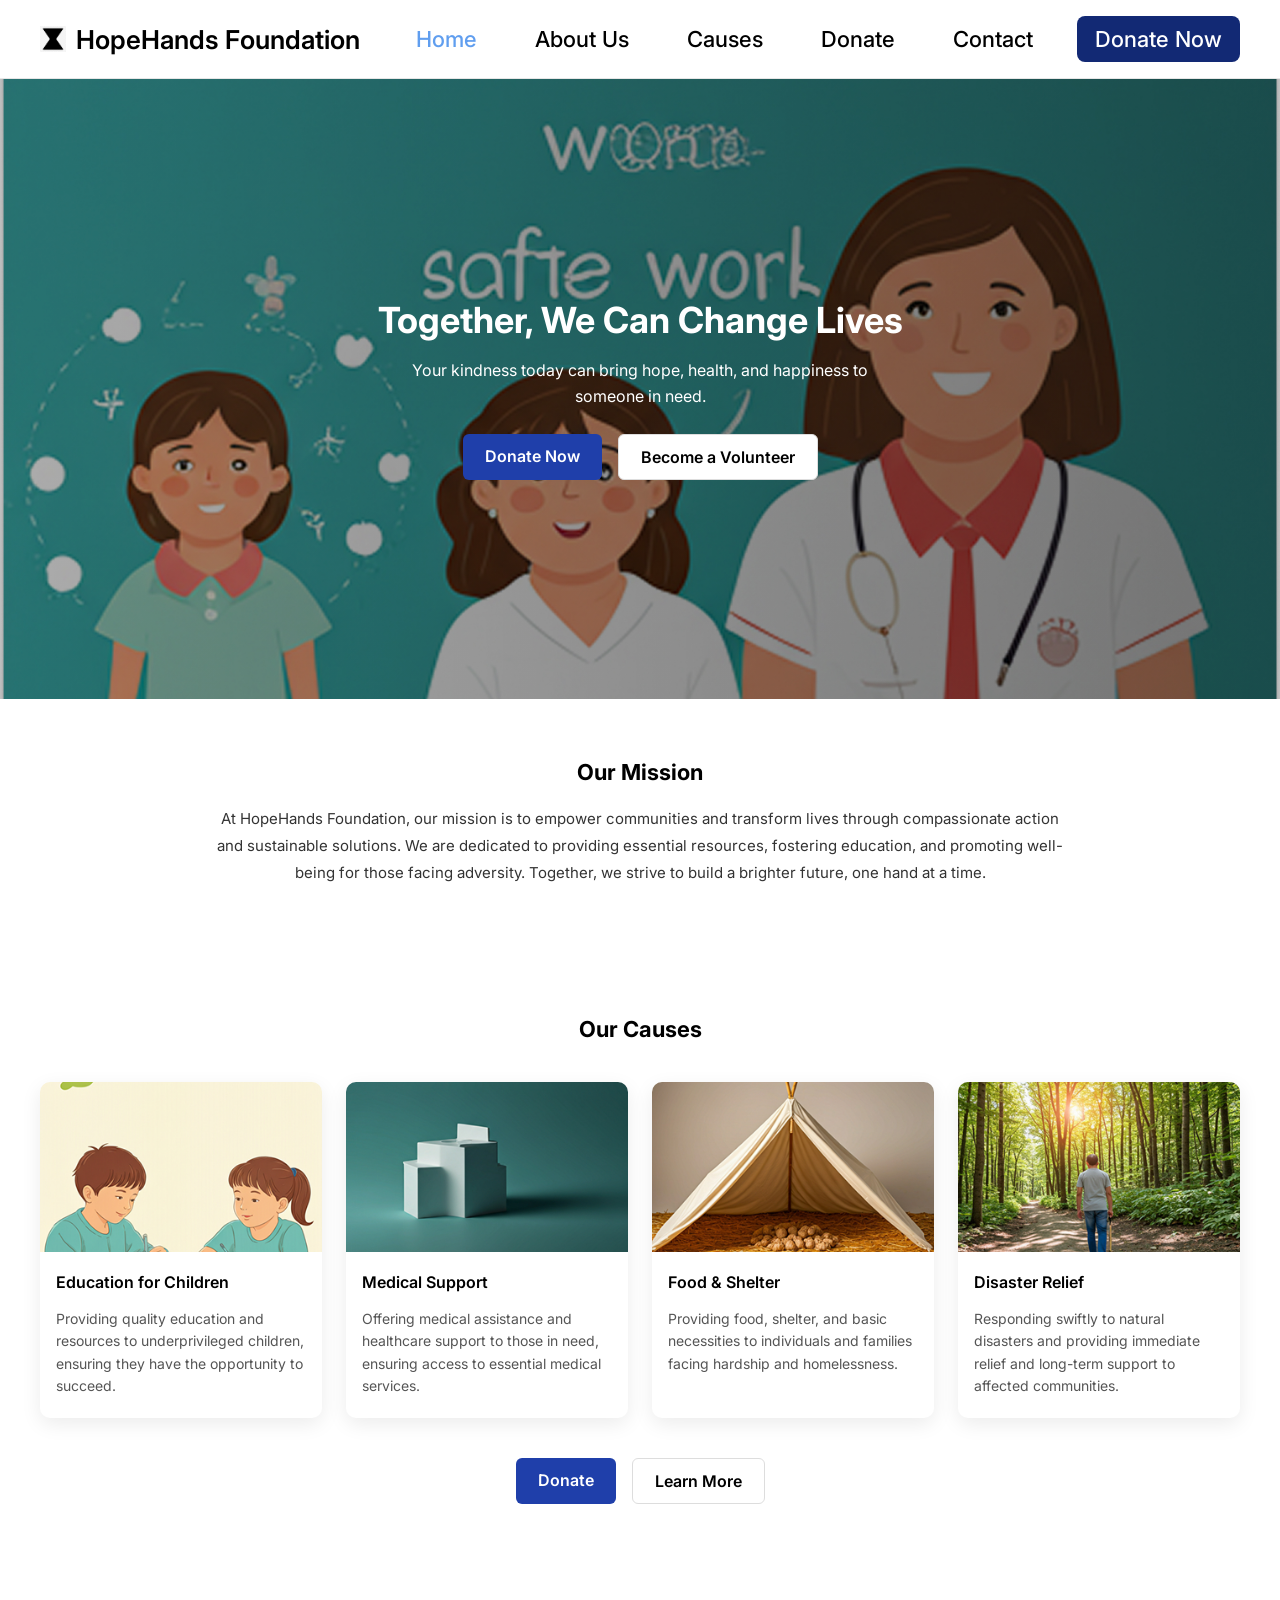
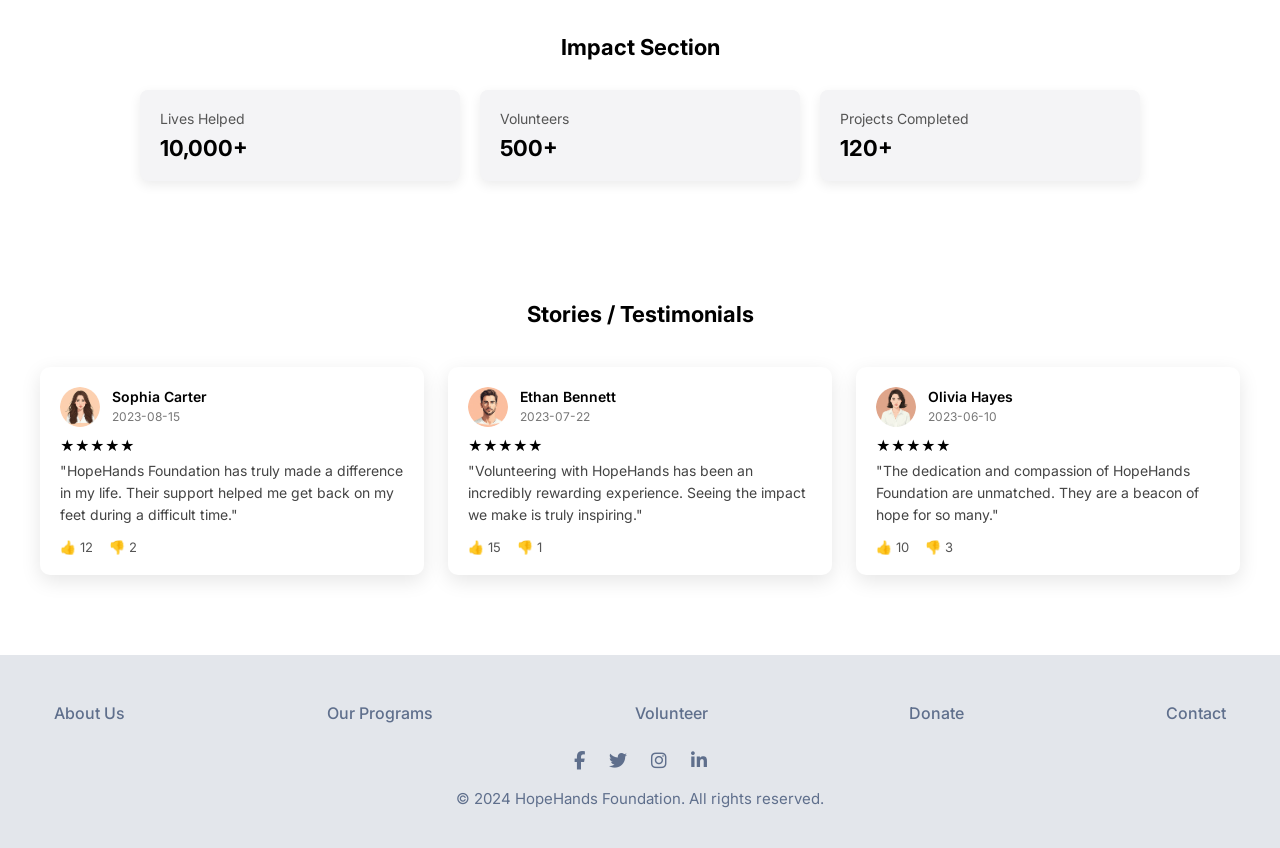
<file: index.html>
<!DOCTYPE html>
<html lang="en">

<head>
    <meta charset="UTF-8">
    <meta name="viewport" content="width=device-width, initial-scale=1.0">
    <title>HopeHands Foundation</title>

    <!-- Inter Font -->
    <link rel="preconnect" href="https://fonts.googleapis.com">
    <link rel="preconnect" href="https://fonts.gstatic.com" crossorigin>
    <link href="https://fonts.googleapis.com/css2?family=Inter:wght@400;500;600;700&display=swap" rel="stylesheet">
    <!-- Font Awesome CDN -->
    <link rel="stylesheet" href="https://cdnjs.cloudflare.com/ajax/libs/font-awesome/6.5.0/css/all.min.css">

    <!-- CSS -->
    <link rel="stylesheet" href="css/index.css">
</head>

<body>

    <!-- Navbar -->
    <header class="navbar">

        <!-- Logo -->
        <div class="logo">
            <img src="images/logo.jpg" alt="Logo" class="logo-img">
            <span class="logo-text">HopeHands Foundation</span>
        </div>

        <!-- Navigation -->
        <nav class="nav-links">
            <a href="index.html" class="active">Home</a>
            <a href="aboutus.html">About Us</a>
            <a href="causes.html">Causes</a>
            <a href="donor.html">Donate</a>
            <a href="contact.html">Contact</a>
            <a href="donor.html" class="donate-btn">Donate Now</a>
        </nav>

    </header>


    <!-- Hero Section -->
    <section class="hero">
        <div class="hero-content">
            <h1>Together, We Can Change Lives</h1>
            <p>
                Your kindness today can bring hope, health, and happiness to<br>
                someone in need.
            </p>

            <div class="hero-buttons">
                <a href="donor.html" class="btn-primary">Donate Now</a>
                <a href="volenteer.html" class="btn-secondary">Become a Volunteer</a>
            </div>
        </div>
    </section>

    <!-- Mission Section -->
    <section class="mission">
        <h2>Our Mission</h2>
        <p>
            At HopeHands Foundation, our mission is to empower communities and transform lives
            through compassionate action and sustainable solutions. We are dedicated to providing
            essential resources, fostering education, and promoting well-being for those facing
            adversity. Together, we strive to build a brighter future, one hand at a time.
        </p>
    </section>



    <!-- Causes Section -->
    <section class="causes">
        <h2>Our Causes</h2>

        <div class="causes-grid">

            <div class="cause-card">
                <img src="images/image1.jpg" alt="Education for Children">
                <h3>Education for Children</h3>
                <p>
                    Providing quality education and resources to underprivileged
                    children, ensuring they have the opportunity to succeed.
                </p>
            </div>

            <div class="cause-card">
                <img src="images/image2.jpg" alt="Medical Support">
                <h3>Medical Support</h3>
                <p>
                    Offering medical assistance and healthcare support to those in
                    need, ensuring access to essential medical services.
                </p>
            </div>

            <div class="cause-card">
                <img src="images/image3.jpg" alt="Food & Shelter">
                <h3>Food & Shelter</h3>
                <p>
                    Providing food, shelter, and basic necessities to individuals
                    and families facing hardship and homelessness.
                </p>
            </div>

            <div class="cause-card">
                <img src="images/image4.jpg" alt="Disaster Relief">
                <h3>Disaster Relief</h3>
                <p>
                    Responding swiftly to natural disasters and providing immediate
                    relief and long-term support to affected communities.
                </p>
            </div>

        </div>

        <!-- Buttons -->
        <div class="cause-buttons">
            <a href="donor.html" class="btn-primary">Donate</a>
            <a href="#" class="btn-secondary">Learn More</a>
        </div>
    </section>

    <!-- Impact Section -->
    <section class="impact">
        <h2>Impact Section</h2>

        <div class="impact-grid">
            <div class="impact-card">
                <p>Lives Helped</p>
                <h3>10,000+</h3>
            </div>
            <div class="impact-card">
                <p>Volunteers</p>
                <h3>500+</h3>
            </div>
            <div class="impact-card">
                <p>Projects Completed</p>
                <h3>120+</h3>
            </div>
        </div>
    </section>

    <!-- Testimonials Section -->
    <section class="testimonials">
        <h2>Stories / Testimonials</h2>

        <div class="testimonial-grid">

            <div class="testimonial-card">
                <div class="testimonial-header">
                    <img src="images/image6.jpg" alt="Sophia Carter">
                    <div>
                        <h4>Sophia Carter</h4>
                        <span>2023-08-15</span>
                    </div>
                </div>

                <div class="stars">★★★★★</div>

                <p class="testimonial-text">
                    "HopeHands Foundation has truly made a difference in my life.
                    Their support helped me get back on my feet during a difficult time."
                </p>

                <div class="testimonial-footer">
                    <span>👍 12</span>
                    <span>👎 2</span>
                </div>
            </div>

            <div class="testimonial-card">
                <div class="testimonial-header">
                    <img src="images/imag5.jpg" alt="Ethan Bennett">
                    <div>
                        <h4>Ethan Bennett</h4>
                        <span>2023-07-22</span>
                    </div>
                </div>

                <div class="stars">★★★★★</div>

                <p class="testimonial-text">
                    "Volunteering with HopeHands has been an incredibly rewarding
                    experience. Seeing the impact we make is truly inspiring."
                </p>

                <div class="testimonial-footer">
                    <span>👍 15</span>
                    <span>👎 1</span>
                </div>
            </div>

            <div class="testimonial-card">
                <div class="testimonial-header">
                    <img src="images/image7.jpg" alt="Olivia Hayes">
                    <div>
                        <h4>Olivia Hayes</h4>
                        <span>2023-06-10</span>
                    </div>
                </div>

                <div class="stars">★★★★★</div>

                <p class="testimonial-text">
                    "The dedication and compassion of HopeHands Foundation are
                    unmatched. They are a beacon of hope for so many."
                </p>

                <div class="testimonial-footer">
                    <span>👍 10</span>
                    <span>👎 3</span>
                </div>
            </div>

        </div>
    </section>



    <footer class="footer">
        <div class="footer-links">
            <a href="aboutus.html">About Us</a>
            <a href="aboutus.html">Our Programs</a>
            <a href="volenteer.html">Volunteer</a>
            <a href="donor.html">Donate</a>
            <a href="contact.html">Contact</a>
        </div>

        <div class="footer-icons">
            <i class="fab fa-facebook-f"></i>
            <i class="fab fa-twitter"></i>
            <i class="fab fa-instagram"></i>
            <i class="fab fa-linkedin-in"></i>
        </div>

        <p>© 2024 HopeHands Foundation. All rights reserved.</p>
    </footer>


</body>

</html>
</file>
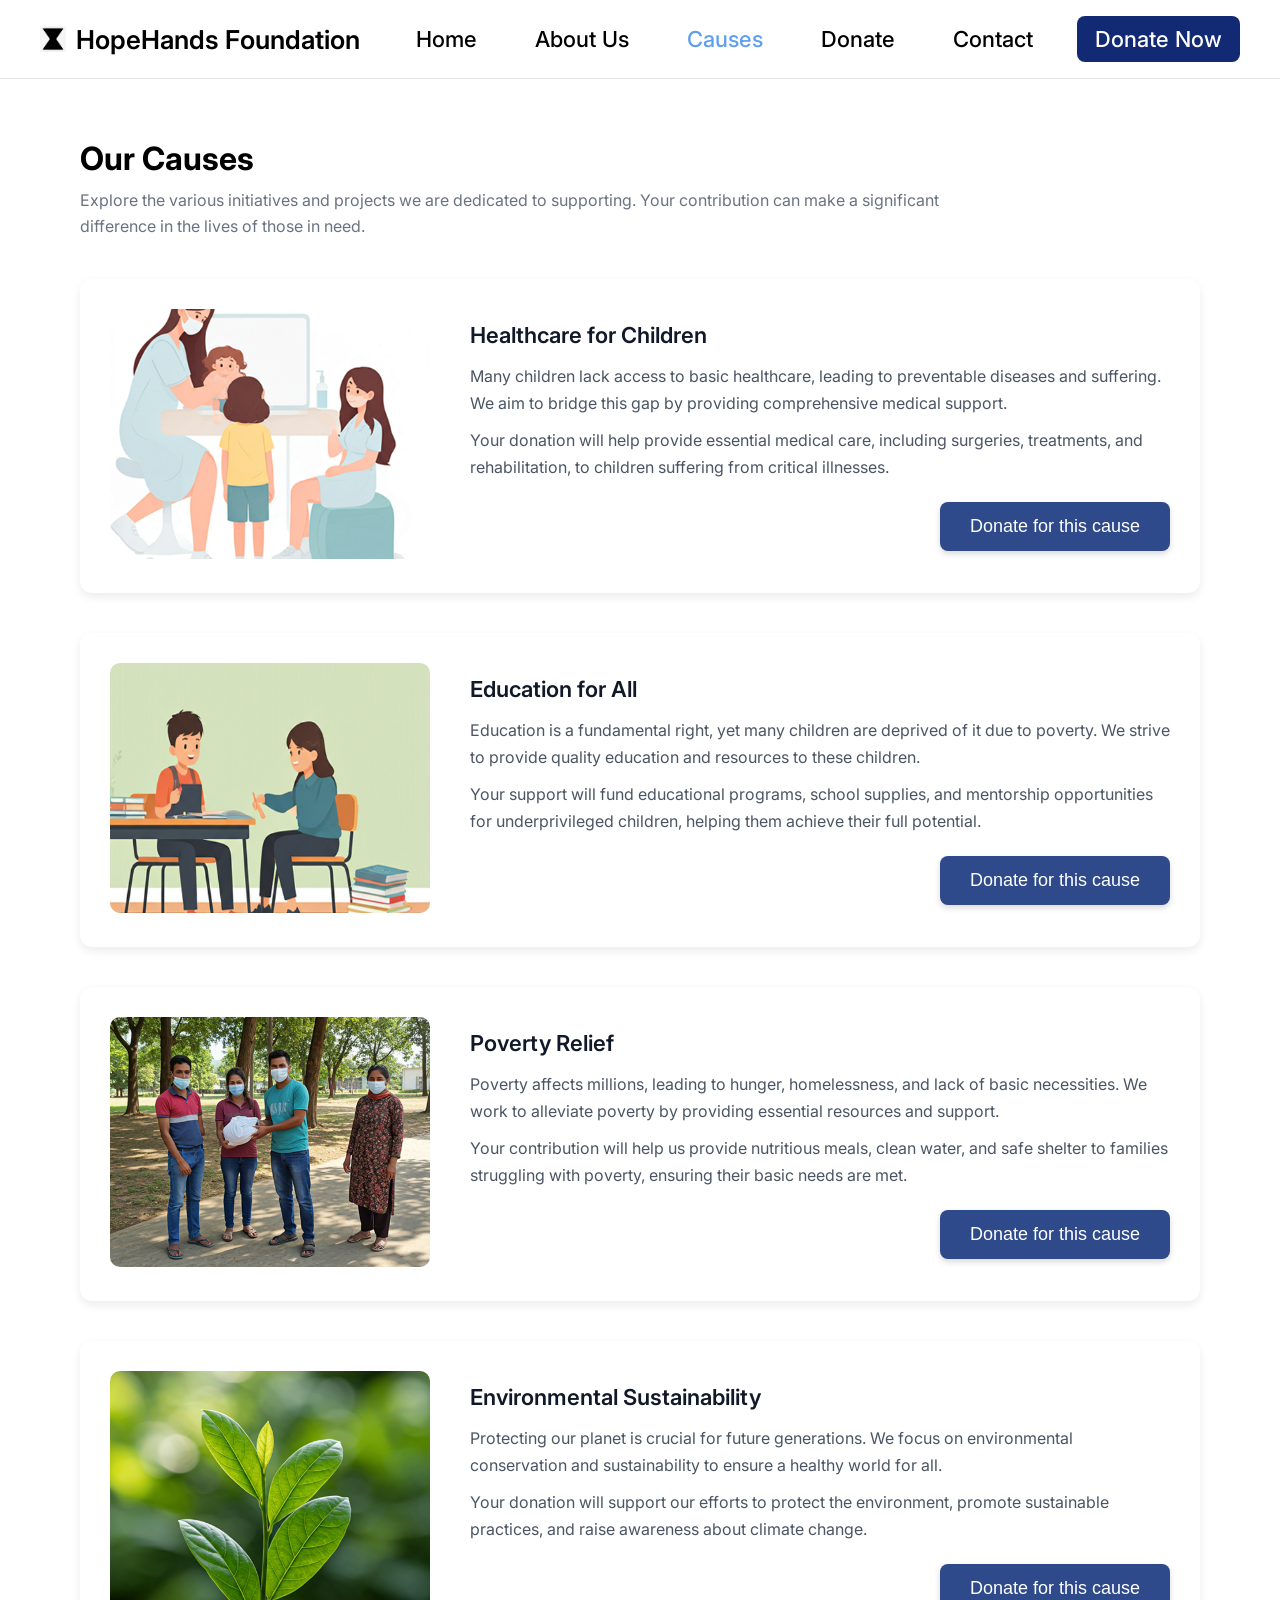
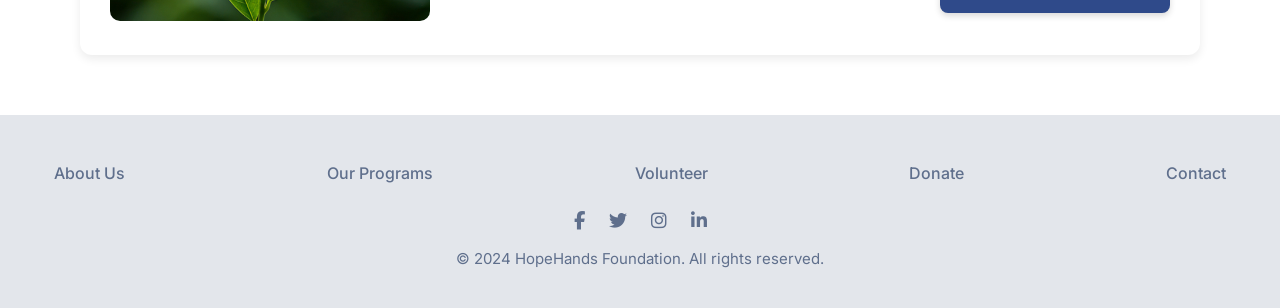
<file: causes.html>
<!DOCTYPE html>
<html lang="en">

<head>
  <meta charset="UTF-8">
  <meta name="viewport" content="width=device-width, initial-scale=1.0">
  <title>Our Causes</title>

  <!-- Inter Font -->
  <link href="https://fonts.googleapis.com/css2?family=Inter:wght@300;400;500;600;700&display=swap" rel="stylesheet">
  <!-- Font Awesome CDN -->
  <link rel="stylesheet" href="https://cdnjs.cloudflare.com/ajax/libs/font-awesome/6.5.0/css/all.min.css">

  <!-- External CSS -->
  <link rel="stylesheet" href="css/causes.css">
</head>

<body>
  <!-- Navbar -->
  <header class="navbar">

    <!-- Logo -->
    <div class="logo">
      <img src="images/logo.jpg" alt="Logo" class="logo-img">
      <span class="logo-text">HopeHands Foundation</span>
    </div>

    <!-- Navigation -->
    <nav class="nav-links">
      <a href="index.html">Home</a>
      <a href="aboutus.html">About Us</a>
      <a href="causes.html" class="active">Causes</a>
      <a href="donor.html">Donate</a>
      <a href="contact.html">Contact</a>
      <a href="donor.html" class="donate-btn">Donate Now</a>
    </nav>

  </header>

  <section class="causes-section">

    <h2 class="causes-title">Our Causes</h2>

    <p class="causes-subtitle">
      Explore the various initiatives and projects we are dedicated to supporting. Your contribution can make a
      significant difference in the lives of those in need.
    </p>

    <div class="cause-card">

      <!-- Left Image -->
      <div class="cause-image">
        <!-- Replace with your local image if needed -->
        <img src="images/image11.jpg" alt="Healthcare for Children">
      </div>

      <!-- Right Content -->
      <div class="cause-content">
        <h3>Healthcare for Children</h3>

        <p>
          Many children lack access to basic healthcare, leading to preventable diseases and suffering. We aim to bridge
          this gap by providing comprehensive medical support.
        </p>

        <p>
          Your donation will help provide essential medical care, including surgeries, treatments, and rehabilitation,
          to children suffering from critical illnesses.
        </p>

        <button class="donate-btn1" onclick="goToDonate()">
          Donate for this cause
        </button>
      </div>

    </div>






    <!-- Education for All -->
    <div class="cause-card">

      <div class="cause-image">
        <img src="images/image12.jpg" alt="Education for All">
      </div>

      <div class="cause-content">
        <h3>Education for All</h3>

        <p>
          Education is a fundamental right, yet many children are deprived of it due to poverty. We strive to provide
          quality education and resources to these children.
        </p>

        <p>
          Your support will fund educational programs, school supplies, and mentorship opportunities for underprivileged
          children, helping them achieve their full potential.
        </p>

        <button class="donate-btn1" onclick="goToDonate()">
          Donate for this cause
        </button>
      </div>

    </div>


    <!-- Poverty Relief -->
    <div class="cause-card">

      <div class="cause-image">
        <img src="images/image13.jpg" alt="Poverty Relief">
      </div>

      <div class="cause-content">
        <h3>Poverty Relief</h3>

        <p>
          Poverty affects millions, leading to hunger, homelessness, and lack of basic necessities. We work to alleviate
          poverty by providing essential resources and support.
        </p>

        <p>
          Your contribution will help us provide nutritious meals, clean water, and safe shelter to families struggling
          with poverty, ensuring their basic needs are met.
        </p>

        <button class="donate-btn1" onclick="goToDonate()">
          Donate for this cause
        </button>
      </div>

    </div>

    <!-- Environmental Sustainability -->
    <div class="cause-card">

      <div class="cause-image">
        <img src="images/image14.jpg" alt="Environmental Sustainability">
      </div>

      <div class="cause-content">
        <h3>Environmental Sustainability</h3>

        <p>
          Protecting our planet is crucial for future generations. We focus on environmental conservation and
          sustainability to ensure a healthy world for all.
        </p>

        <p>
          Your donation will support our efforts to protect the environment, promote sustainable practices, and raise
          awareness about climate change.
        </p>

        <button class="donate-btn1" onclick="goToDonate()">
          Donate for this cause
        </button>
      </div>

    </div>


  </section>


  <footer class="footer">
    <div class="footer-links">
      <a href="aboutus.html">About Us</a>
      <a href="aboutus.html">Our Programs</a>
      <a href="volenteer.html">Volunteer</a>
      <a href="donor.html">Donate</a>
      <a href="contact.html">Contact</a>
    </div>

    <div class="footer-icons">
      <i class="fab fa-facebook-f"></i>
      <i class="fab fa-twitter"></i>
      <i class="fab fa-instagram"></i>
      <i class="fab fa-linkedin-in"></i>
    </div>

    <p>© 2024 HopeHands Foundation. All rights reserved.</p>
  </footer>

  <script>
    function goToDonate() {
      window.location.href = "donor.html";
    }
  </script>

</body>

</html>
</file>
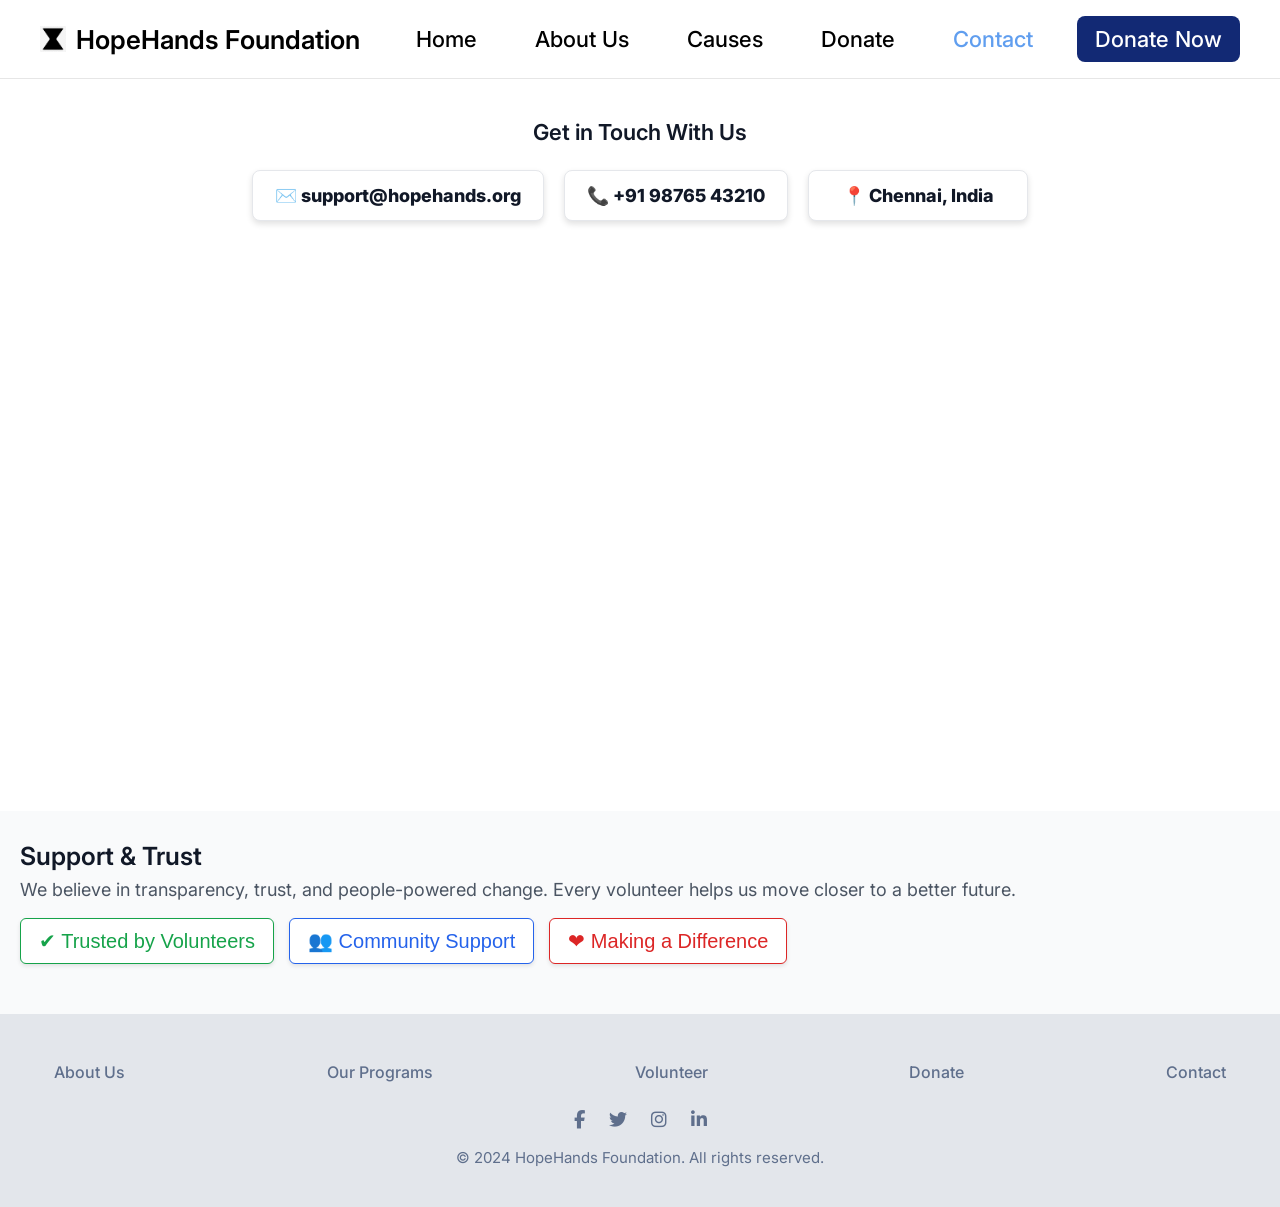
<file: contact.html>
<!DOCTYPE html>
<html lang="en">

<head>
  <meta charset="UTF-8">
  <meta name="viewport" content="width=device-width, initial-scale=1.0">
  <title>Contact</title>

  <!-- Inter Font -->
  <link href="https://fonts.googleapis.com/css2?family=Inter:wght@300;400;500;600;700&display=swap" rel="stylesheet">

  <!-- Font Awesome CDN -->
  <link rel="stylesheet" href="https://cdnjs.cloudflare.com/ajax/libs/font-awesome/6.5.0/css/all.min.css">

  <!-- CSS -->
  <link rel="stylesheet" href="css/contact.css">
</head>

<body>


  <!-- Navbar -->
  <header class="navbar">

    <!-- Logo -->
    <div class="logo">
      <img src="images/logo.jpg" alt="Logo" class="logo-img">
      <span class="logo-text">HopeHands Foundation</span>
    </div>

    <!-- Navigation -->
    <nav class="nav-links">
      <a href="index.html">Home</a>
      <a href="aboutus.html">About Us</a>
      <a href="causes.html">Causes</a>
      <a href="donor.html">Donate</a>
      <a href="contact.html" class="active">Contact</a>
      <a href="donor.html" class="donate-btn">Donate Now</a>
    </nav>

  </header>

  <section class="contact-section">

    <!-- Title -->
    <h2 class="contact-title">Get in Touch With Us</h2>

    <!-- Contact Boxes -->
    <div class="contact-boxes">
      <div class="contact-box">
        ✉️ support@hopehands.org
      </div>

      <div class="contact-box">
        📞 +91 98765 43210
      </div>

      <div class="contact-box">
        📍 Chennai, India
      </div>
    </div>

    <!-- Map -->
    <div class="map-container">
      <iframe src="https://www.google.com/maps?q=Chennai&output=embed" loading="lazy">
      </iframe>
    </div>

  </section>

  <!-- Support Section -->
  <section class="trust-section">

    <h3>Support & Trust</h3>

    <p>
      We believe in transparency, trust, and people-powered change. Every volunteer helps us move closer to a better
      future.
    </p>

    <div class="trust-buttons">
      <button class="btn green">✔ Trusted by Volunteers</button>
      <button class="btn blue">👥 Community Support</button>
      <button class="btn red">❤ Making a Difference</button>
    </div>

  </section>
  <footer class="footer">
    <div class="footer-links">
      <a href="aboutus.html">About Us</a>
      <a href="aboutus.html">Our Programs</a>
      <a href="volenteer.html">Volunteer</a>
      <a href="donor.html">Donate</a>
      <a href="contact.html">Contact</a>
    </div>

    <div class="footer-icons">
      <i class="fab fa-facebook-f"></i>
      <i class="fab fa-twitter"></i>
      <i class="fab fa-instagram"></i>
      <i class="fab fa-linkedin-in"></i>
    </div>

    <p>© 2024 HopeHands Foundation. All rights reserved.</p>
  </footer>
</body>

</html>
</file>
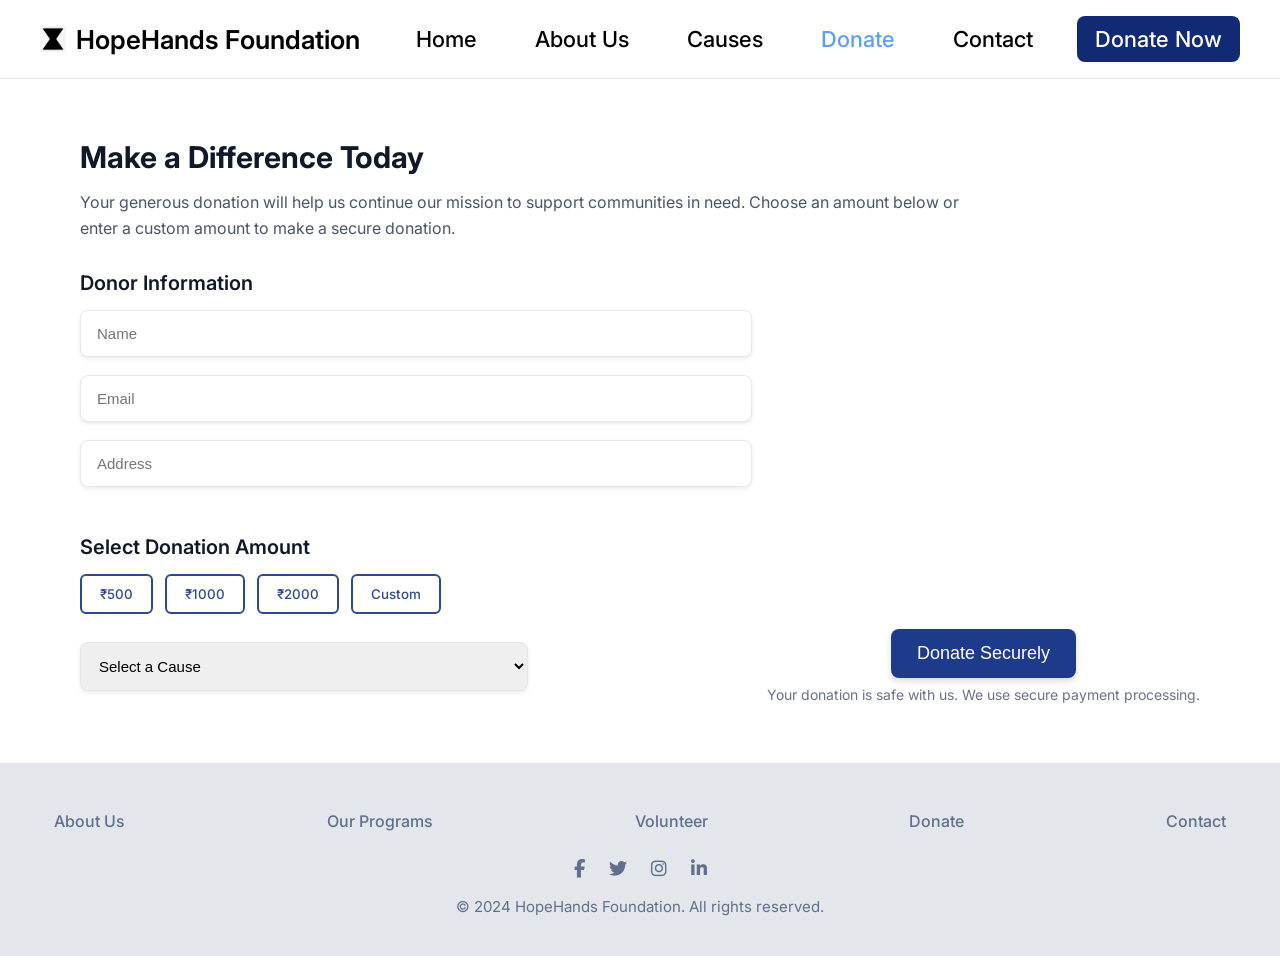
<file: donor.html>
<!DOCTYPE html>
<html lang="en">

<head>
  <meta charset="UTF-8" />
  <meta name="viewport" content="width=device-width, initial-scale=1.0" />
  <title>Donate</title>

  <!-- Inter Font -->
  <link href="https://fonts.googleapis.com/css2?family=Inter:wght@300;400;500;600;700&display=swap" rel="stylesheet">
  <!-- Font Awesome CDN -->
  <link rel="stylesheet" href="https://cdnjs.cloudflare.com/ajax/libs/font-awesome/6.5.0/css/all.min.css">

  <!-- External CSS -->
  <link rel="stylesheet" href="css/donor.css">
</head>

<body>
  <!-- Navbar -->
  <header class="navbar">

    <!-- Logo -->
    <div class="logo">
      <img src="images/logo.jpg" alt="Logo" class="logo-img">
      <span class="logo-text">HopeHands Foundation</span>
    </div>

    <!-- Navigation -->
    <nav class="nav-links">
      <a href="index.html">Home</a>
      <a href="aboutus.html">About Us</a>
      <a href="causes.html">Causes</a>
      <a href="donor.html" class="active">Donate</a>
      <a href="contact.html">Contact</a>
      <a href="donor.html" class="donate-btn">Donate Now</a>
    </nav>

  </header>

  <section class="donation-section">

    <h2 class="donation-title">Make a Difference Today</h2>

    <p class="donation-desc">
      Your generous donation will help us continue our mission to support communities in need.
      Choose an amount below or enter a custom amount to make a secure donation.
    </p>

    <h3 class="section-title">Donor Information</h3>

    <div class="form-group">
      <input type="text" id="donorName" placeholder="Name">
      <input type="email" id="donorEmail" placeholder="Email">
      <input type="text" id="donorAddress" placeholder="Address">
    </div>


    <h3 class="section-title">Select Donation Amount</h3>

    <div class="amount-buttons">
      <button class="amount-btn" data-amount="500">₹500</button>
      <button class="amount-btn" data-amount="1000">₹1000</button>
      <button class="amount-btn" data-amount="2000">₹2000</button>
      <button class="amount-btn" id="customBtn">Custom</button>
    </div>

    <!-- Custom Amount Input (Hidden) -->
    <input type="number" id="customAmount" class="custom-input" placeholder="Enter custom amount" />

    <!-- Hidden Selected Amount -->
    <input type="hidden" id="selectedAmount">


    <div class="bottom-row">
      <select id="donationCause">
        <option value="">Select a Cause</option>
        <option>Healthcare</option>
        <option>Education</option>
        <option>Poverty Relief</option>
        <option>Environment</option>
      </select>

      <div class="donate-area">
        <button class="donate-btn1">Donate Securely</button>
        <p class="secure-text">
          Your donation is safe with us. We use secure payment processing.
        </p>
      </div>
    </div>

  </section>

  <!-- Payment Modal -->
  <div id="paymentModal" class="payment-overlay">
    <div class="payment-box">
      <h2>Donate Securely</h2>
      <p class="payment-desc">
        Your donation is safe with us. We use secure and encrypted payment processing.
      </p>

      <form id="paymentForm">

        <!-- Payment Method -->
        <label class="pay-label">Payment Method</label><br>
        <select id="paymentMethod" required>
          <option value="">Select Payment Method</option>
          <option value="card">Debit / Credit Card</option>
          <option value="upi">UPI</option>
        </select>

        <!-- Card Fields -->
        <div id="cardFields">
          <input type="text" placeholder="Card Holder Name">
          <input type="text" placeholder="Card Number">

          <div class="row">
            <input type="text" placeholder="MM / YY">
            <input type="text" placeholder="CVV">
          </div>
        </div>

        <!-- UPI Fields -->
        <div id="upiFields">
          <input type="text" placeholder="UPI ID (example@upi)">
        </div>

        <input type="text" id="finalAmount" disabled>

        <button type="submit" class="pay-btn">Pay Now</button>

      </form>


      <button class="close-btn" onclick="closePayment()">✖</button>

      <p class="secure-note">
        <i class="fa-solid fa-lock"></i> SSL Secure Payment
      </p>
    </div>
  </div>

  <!-- Success Modal -->
  <div id="successMsg">
    <div class="success-content">
      <h3>✅ Payment Successful!</h3>
      <p>Thank you for your donation ❤️<br>Click OK to go to the summary.</p>
      <button id="okBtn">OK</button>
    </div>
  </div>


  <footer class="footer">
    <div class="footer-links">
      <a href="aboutus.html">About Us</a>
      <a href="aboutus.html">Our Programs</a>
      <a href="volenteer.html">Volunteer</a>
      <a href="donor.html">Donate</a>
      <a href="contact.html">Contact</a>
    </div>

    <div class="footer-icons">
      <i class="fab fa-facebook-f"></i>
      <i class="fab fa-twitter"></i>
      <i class="fab fa-instagram"></i>
      <i class="fab fa-linkedin-in"></i>
    </div>

    <p>© 2024 HopeHands Foundation. All rights reserved.</p>
  </footer>
  <script src="js/donoramout.js"></script>

</body>

</html>
</file>
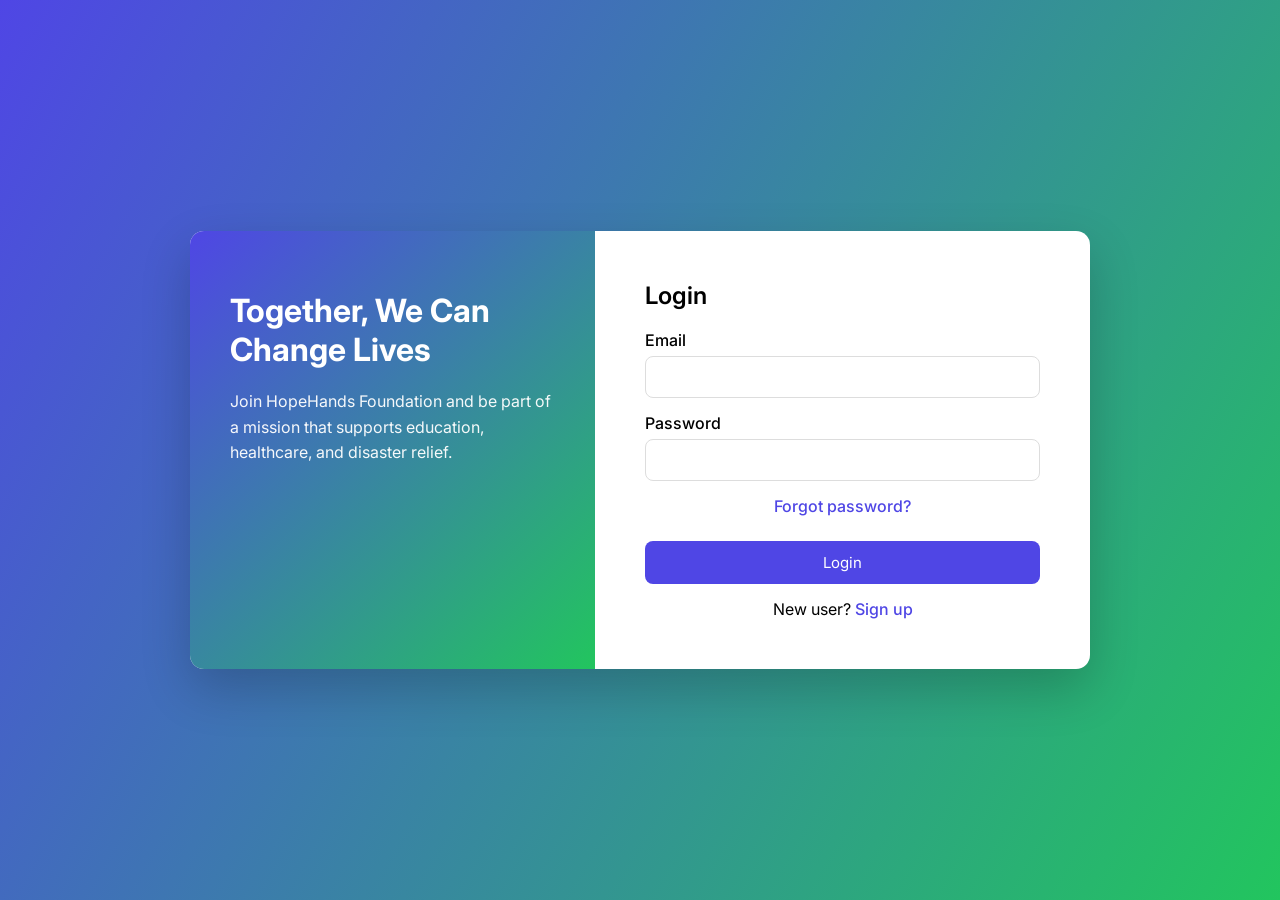
<file: login.html>
<!DOCTYPE html>
<html lang="en">

<head>
    <meta charset="UTF-8">
    <meta name="viewport" content="width=device-width, initial-scale=1.0">
    <title>Auth Page</title>

    <link href="https://fonts.googleapis.com/css2?family=Inter:wght@400;500;600;700&display=swap" rel="stylesheet">
    <link rel="stylesheet" href="css/login.css">
</head>

<body>

    <div class="container">

        <!-- LEFT CONTENT -->
        <div class="left">
            <h1>Together, We Can<br>Change Lives</h1>
            <p>
                Join HopeHands Foundation and be part of a mission that
                supports education, healthcare, and disaster relief.
            </p>
        </div>

        <!-- AUTH BOX -->
        <div class="auth-container">

            <!-- LOGIN -->
            <form id="loginForm" class="form active">
                <h2>Login</h2>

                <label>Email</label>
                <input type="email" id="loginEmail">
                <small class="error" id="loginEmailError"></small>

                <label>Password</label>
                <input type="password" id="loginPassword">
                <small class="error" id="loginPasswordError"></small>

                <div class="link">
                    <a onclick="showForgot()">Forgot password?</a>
                </div>

                <button type="submit">Login</button>

                <div class="link">
                    New user? <a onclick="showSignup()">Sign up</a>
                </div>
            </form>

            <!-- SIGNUP -->
            <form id="signupForm" class="form">
                <h2>Create Account</h2>

                <label>Full Name</label>
                <input type="text" id="name">
                <small class="error" id="nameError"></small>

                <label>Email</label>
                <input type="email" id="signupEmail">
                <small class="error" id="signupEmailError"></small>

                <label>Password</label>
                <input type="password" id="signupPassword">
                <small class="error" id="signupPasswordError"></small>

                <label>Confirm Password</label>
                <input type="password" id="confirmPassword">
                <small class="error" id="confirmPasswordError"></small>

                <button type="submit">Sign Up</button>

                <div class="link">
                    Already have an account? <a onclick="showLogin()">Login</a>
                </div>
            </form>

            <!-- FORGOT PASSWORD -->
            <form id="forgotForm" class="form">
                <h2>Forgot Password</h2>

                <label>Email</label>
                <input type="email" id="forgotEmail">
                <small class="error" id="forgotEmailError"></small>

                <button type="submit">Send Reset Link</button>

                <div class="link">
                    <a onclick="showLogin()">Back to Login</a>
                </div>
            </form>

        </div>
    </div>

    <!-- MODAL -->
    <div class="modal" id="modal">
        <div class="modal-box">
            <h3 id="modalTitle"></h3>
            <p id="modalText"></p>
            <button onclick="closeModal()">OK</button>
        </div>
    </div>

    <script src="js/login.js"></script>
</body>

</html>
</file>
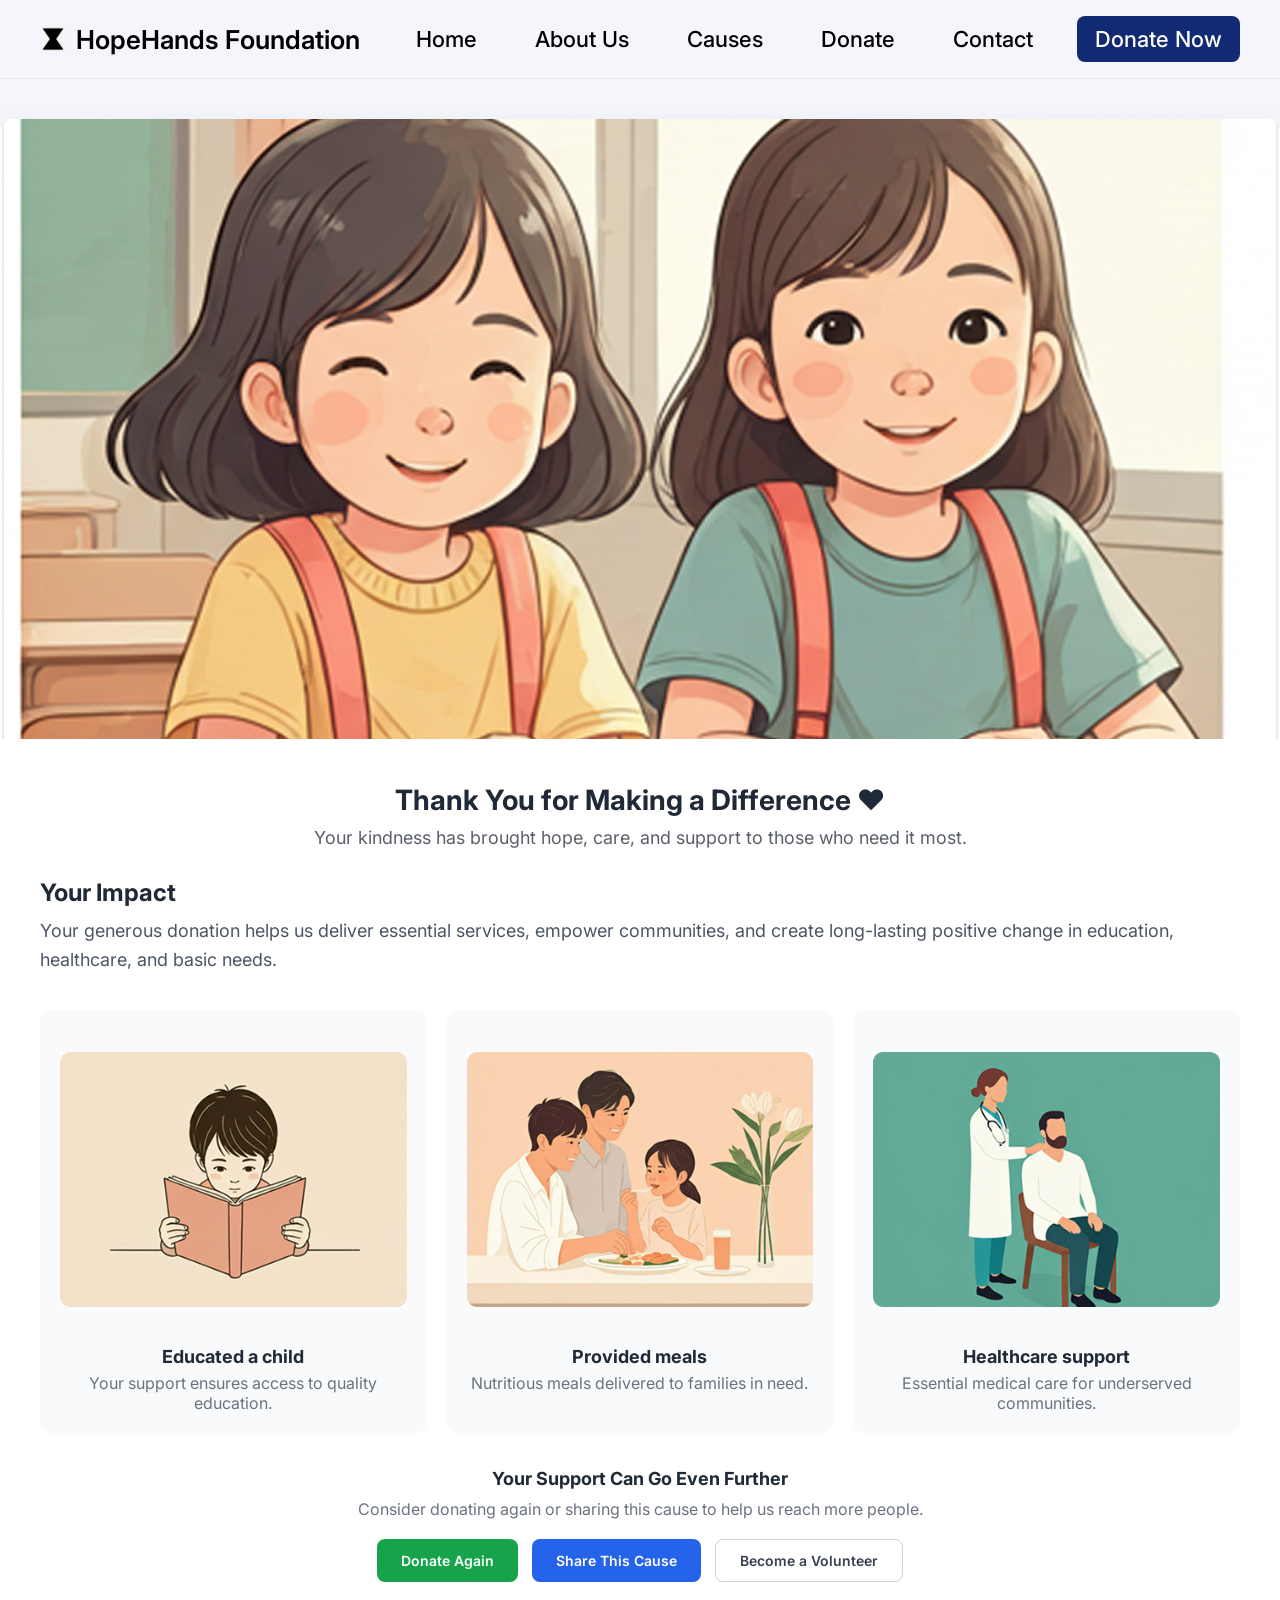
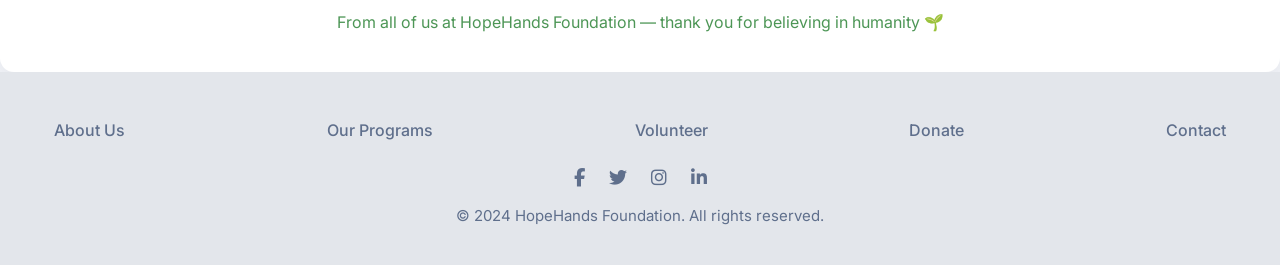
<file: thankyou.html>
<!DOCTYPE html>
<html lang="en">

<head>
  <meta charset="UTF-8" />
  <title>Thank You – HopeHands Foundation</title>
  <meta name="viewport" content="width=device-width, initial-scale=1.0">

  <!-- Inter Font -->
  <link href="https://fonts.googleapis.com/css2?family=Inter:wght@400;500;600;700&display=swap" rel="stylesheet">
  <!-- Font Awesome CDN -->
  <link rel="stylesheet" href="https://cdnjs.cloudflare.com/ajax/libs/font-awesome/6.5.0/css/all.min.css">
  <!-- CSS -->
  <link rel="stylesheet" href="css/thankyou.css">
</head>

<body>

  <!-- Navbar -->
  <header class="navbar">

    <!-- Logo -->
    <div class="logo">
      <img src="images/logo.jpg" alt="Logo" class="logo-img">
      <span class="logo-text">HopeHands Foundation</span>
    </div>

    <!-- Navigation -->
    <nav class="nav-links">
      <a href="index.html">Home</a>
      <a href="aboutus.html">About Us</a>
      <a href="causes.html">Causes</a>
      <a href="donor.html">Donate</a>
      <a href="contact.html">Contact</a>
      <a href="donor.html" class="donate-btn">Donate Now</a>
    </nav>

  </header>
  <div class="container">

    <!-- Hero -->
    <div class="hero">
      <img src="images/image15.jpg" alt="Thank You">
    </div>

    <!-- Content -->
    <div class="content">
      <h1 id="thankUser">Thank You for Making a Difference ❤️</h1>
      <p class="subtitle">
        Your kindness has brought hope, care, and support to those who need it most.
      </p>

      <!-- Impact -->
      <div class="impact">
        <h2>Your Impact</h2>
        <p>
          Your generous donation helps us deliver essential services, empower communities,
          and create long-lasting positive change in education, healthcare, and basic needs.
        </p>
      </div>

      <!-- Cards -->
      <div class="cards">
        <div class="card">
          <img src="images/image16.jpg" alt="Education">
          <h4>Educated a child</h4>
          <p>Your support ensures access to quality education.</p>
        </div>

        <div class="card">
          <img src="images/image17.jpg" alt="Food">
          <h4>Provided meals</h4>
          <p>Nutritious meals delivered to families in need.</p>
        </div>

        <div class="card">
          <img src="images/image18.jpg" alt="Healthcare">
          <h4>Healthcare support</h4>
          <p>Essential medical care for underserved communities.</p>
        </div>
      </div>

      <!-- CTA -->
      <div class="cta">
        <h3>Your Support Can Go Even Further</h3>
        <p>
          Consider donating again or sharing this cause to help us reach more people.
        </p>

        <div class="btn-group">
          <button class="btn btn-primary" onclick="donateAgain()">Donate Again</button>
          <button class="btn btn-secondary" onclick="shareCause()">Share This Cause</button>
          <button class="btn btn-outline" onclick="becomeVolunteer()">Become a Volunteer</button>
        </div>
      </div>

      <div class="footer1">
        From all of us at HopeHands Foundation — thank you for believing in humanity 🌱
      </div>
    </div>

  </div>

  <footer class="footer">
    <div class="footer-links">
      <a href="aboutus.html">About Us</a>
      <a href="aboutus.html">Our Programs</a>
      <a href="volenteer.html">Volunteer</a>
      <a href="donor.html">Donate</a>
      <a href="contact.html">Contact</a>
    </div>

    <div class="footer-icons">
      <i class="fab fa-facebook-f"></i>
      <i class="fab fa-twitter"></i>
      <i class="fab fa-instagram"></i>
      <i class="fab fa-linkedin-in"></i>
    </div>

    <p>© 2024 HopeHands Foundation. All rights reserved.</p>
  </footer>
  <script src="js/thankyou.js"></script>


</body>

</html>
</file>
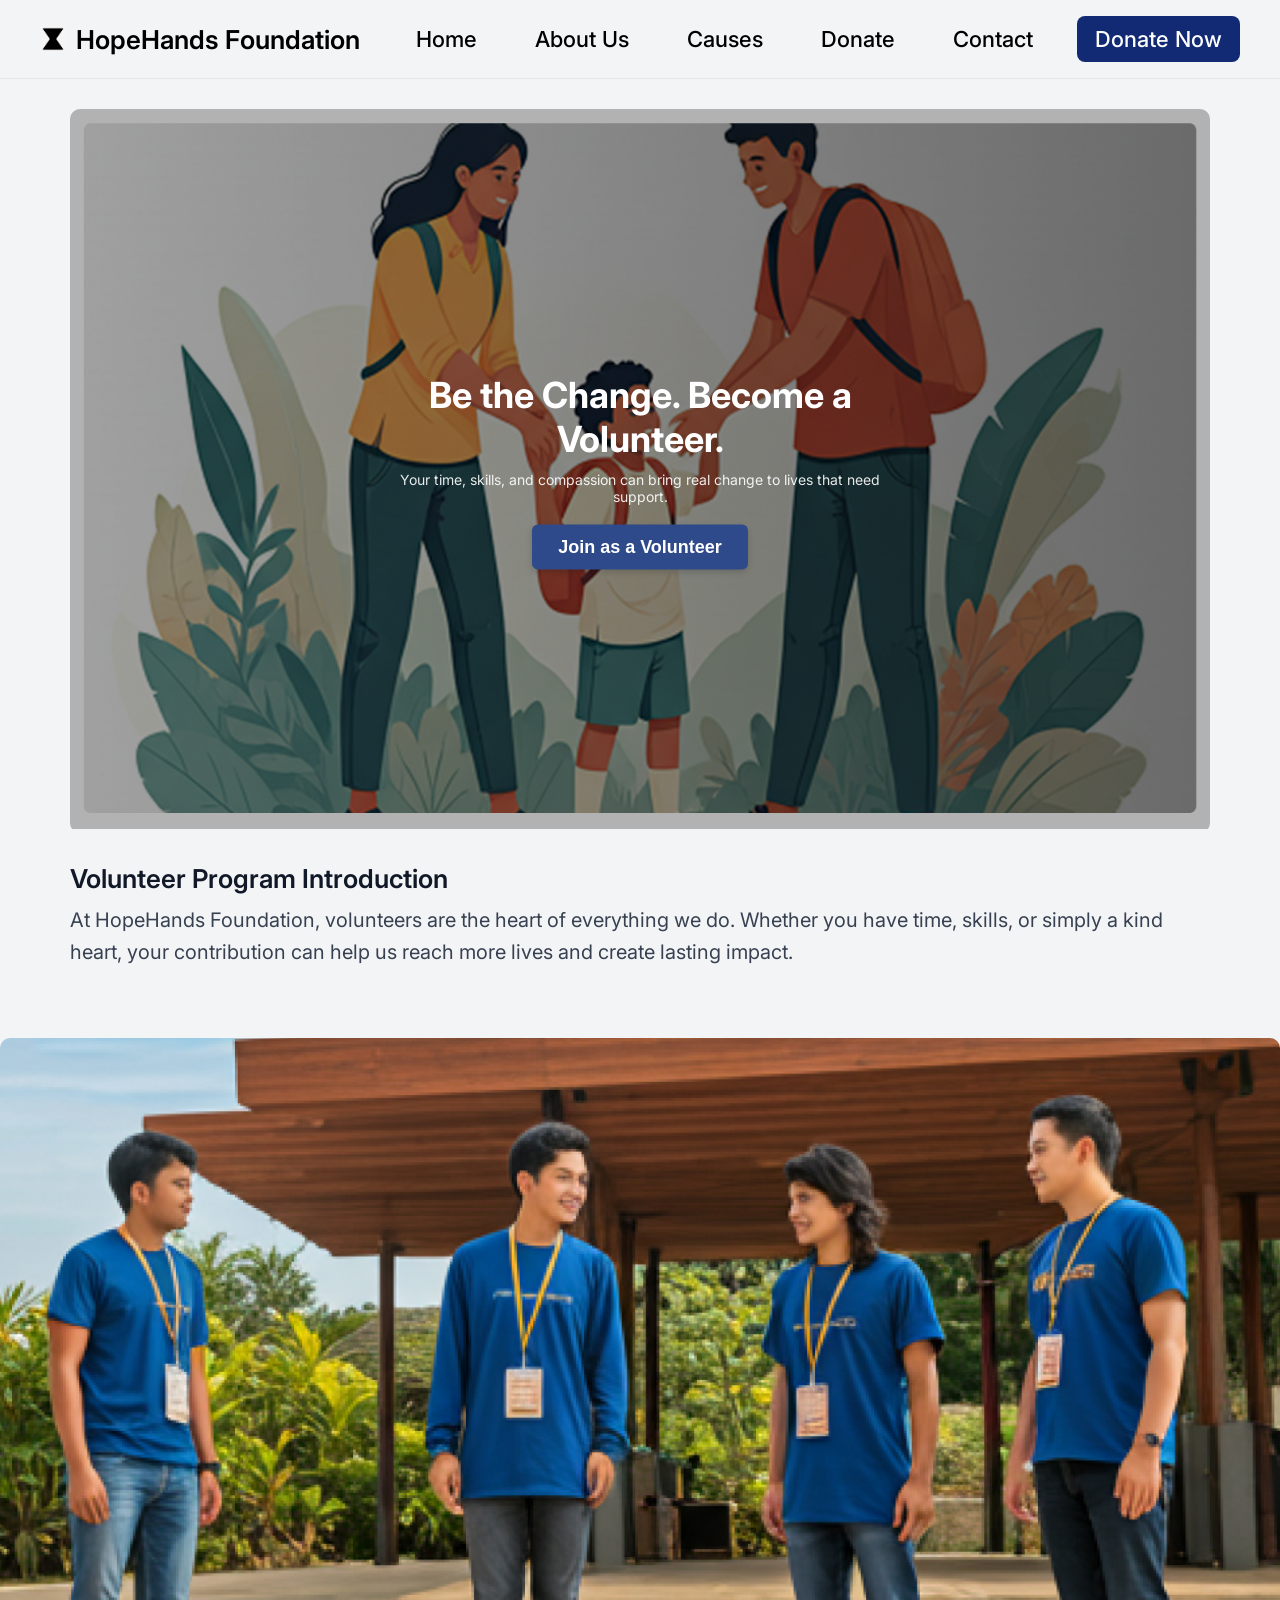
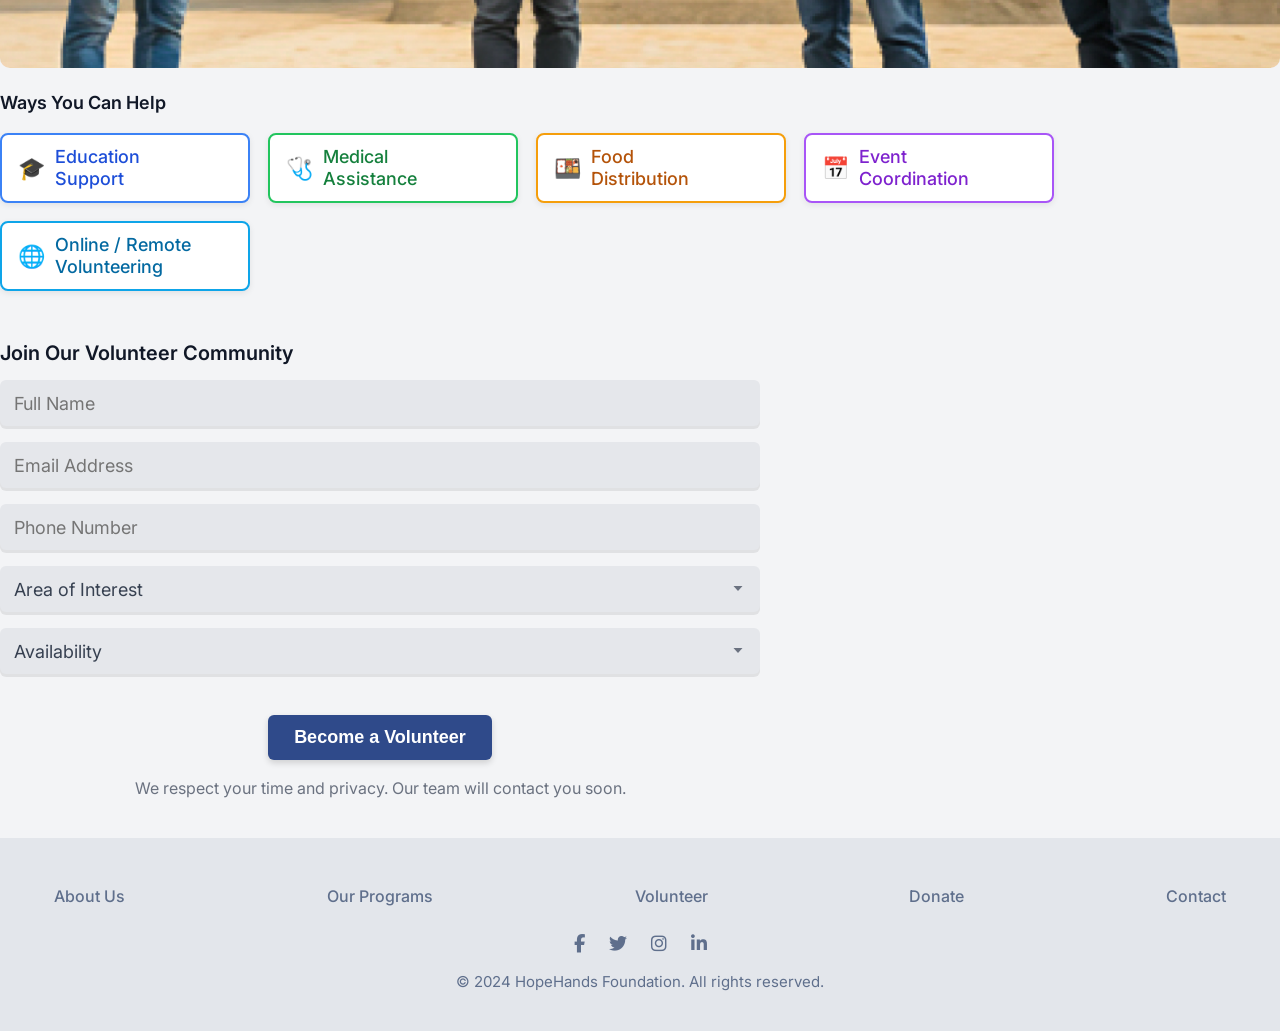
<file: volenteer.html>
<!DOCTYPE html>
<html lang="en">

<head>
  <meta charset="UTF-8">
  <meta name="viewport" content="width=device-width, initial-scale=1.0">
  <title>Volunteer</title>

  <!-- Inter Font -->
  <link href="https://fonts.googleapis.com/css2?family=Inter:wght@300;400;500;600;700&display=swap" rel="stylesheet">
  <!-- Font Awesome CDN -->
  <link rel="stylesheet" href="https://cdnjs.cloudflare.com/ajax/libs/font-awesome/6.5.0/css/all.min.css">
  <!-- CSS -->
  <link rel="stylesheet" href="css/volenteer.css">
</head>

<body>

  <!-- Navbar -->
  <header class="navbar">

    <!-- Logo -->
    <div class="logo">
      <img src="images/logo.jpg" alt="Logo" class="logo-img">
      <span class="logo-text">HopeHands Foundation</span>
    </div>

    <!-- Navigation -->
    <nav class="nav-links">
      <a href="index.html">Home</a>
      <a href="aboutus.html">About Us</a>
      <a href="causes.html">Causes</a>
      <a href="donor.html">Donate</a>
      <a href="contact.html">Contact</a>
      <a href="donor.html" class="donate-btn">Donate Now</a>
    </nav>

  </header>

  <section class="volunteer-section">

    <!-- Hero Banner -->
    <div class="volunteer-hero">

      <!-- Background Image -->
      <img src="images/image8.jpg" alt="Volunteer">

      <!-- Overlay Content -->
      <div class="hero-content">
        <h1>Be the Change. Become a Volunteer.</h1>

        <p>
          Your time, skills, and compassion can bring real change to lives that need support.
        </p>

        <button class="join-btn">Join as a Volunteer</button>
      </div>

    </div>

    <!-- Introduction -->
    <div class="volunteer-intro">
      <h2>Volunteer Program Introduction</h2>

      <p>
        At HopeHands Foundation, volunteers are the heart of everything we do. Whether you have time, skills, or simply
        a kind heart, your contribution can help us reach more lives and create lasting impact.
      </p>
    </div>

  </section>


  <!-- Ways You Can Help Section -->
  <section class="help-section">

    <!-- Top Image -->
    <div class="help-image">
      <img src="images/image9.jpg" alt="Volunteers">
    </div>

    <h2 class="help-title">Ways You Can Help</h2>

    <div class="help-cards">

      <div class="help-card blue">
        <span class="icon">🎓</span>
        <p>Education<br>Support</p>
      </div>

      <div class="help-card green">
        <span class="icon">🩺</span>
        <p>Medical<br>Assistance</p>
      </div>

      <div class="help-card orange">
        <span class="icon">🍱</span>
        <p>Food<br>Distribution</p>
      </div>

      <div class="help-card purple">
        <span class="icon">📅</span>
        <p>Event<br>Coordination</p>
      </div>

      <div class="help-card sky">
        <span class="icon">🌐</span>
        <p>Online / Remote<br>Volunteering</p>
      </div>

    </div>

  </section>

  <!-- Join Volunteer Form Section -->
  <section class="join-section">

    <h2 class="join-title">Join Our Volunteer Community</h2>

    <!-- Form -->
    <form class="join-form" id="volunteerForm">

      <input type="text" placeholder="Full Name" class="form-input" required>
      <input type="email" placeholder="Email Address" class="form-input" required>
      <input type="tel" placeholder="Phone Number" class="form-input" required>

      <select class="form-input">
        <option>Area of Interest</option>
        <option>Education Support</option>
        <option>Medical Assistance</option>
        <option>Food Distribution</option>
        <option>Event Coordination</option>
        <option>Online / Remote</option>
      </select>

      <select class="form-input">
        <option>Availability</option>
        <option>Weekdays</option>
        <option>Weekends</option>
        <option>Full Time</option>
        <option>Part Time</option>
      </select>

      <div class="join-btn-container">
        <button type="submit" class="join-btn" id="volunteerBtn">
          Become a Volunteer
        </button>
      </div>

      <p class="privacy-text">
        We respect your time and privacy. Our team will contact you soon.
      </p>

    </form>

    <!-- Overlay Background -->
    <div id="popupOverlay" class="popup-overlay">

      <!-- Popup Box -->
      <div class="popup-box">
        <h3>Thank You for Joining!</h3>

        <p>
          We appreciate your interest in volunteering with HopeHands Foundation.
          Our team will contact you soon.
        </p>

        <button id="okBtn" class="popup-ok-btn">OK</button>
      </div>

    </div>


  </section>

  <footer class="footer">
    <div class="footer-links">
      <a href="aboutus.html">About Us</a>
      <a href="aboutus.html">Our Programs</a>
      <a href="volenteer.html">Volunteer</a>
      <a href="donor.html">Donate</a>
      <a href="contact.html">Contact</a>
    </div>

    <div class="footer-icons">
      <i class="fab fa-facebook-f"></i>
      <i class="fab fa-twitter"></i>
      <i class="fab fa-instagram"></i>
      <i class="fab fa-linkedin-in"></i>
    </div>

    <p>© 2024 HopeHands Foundation. All rights reserved.</p>
  </footer>

  <script src="js/volenteer.js"></script>
</body>

</html>
</file>
<file: css/index.css>
* {
    margin: 0;
    padding: 0;
    box-sizing: border-box;
    font-family: 'Inter', sans-serif;
}

body {
    background-color: #ffffff;
}

/* Navbar */
.navbar {
    display: flex;
    justify-content: space-between;
    align-items: center;
    padding: 16px 40px;
    border-bottom: 1px solid #e6e6e6;
}

/* Logo */
.logo {
    display: flex;
    align-items: center;
    gap: 10px;
}

.logo-img {
    width: 26px;
    height: 26px;
    object-fit: contain;
}

.logo-text {
    font-size: 26px;
    font-weight: 600;
    color: #000;
}

/* Navigation */
.nav-links {
    display: flex;
    align-items: center;
    gap: 30px;
}

.nav-links a {
    text-decoration: none;
    color: #000;
    font-size: 22px;
    font-weight: 500;
}

/* Donate Button */
.donate-btn {
    background-color: #122974;
    color: #ffffff !important;
    padding: 10px 18px;
    border-radius: 8px;
    font-weight: 600;
}

.donate-btn:hover {
    background-color: #162f80;
}

a {
  position: relative;
  color: #333;
  text-decoration: none;
  padding: 8px 14px;
}

a::after {
  content: "";
  position: absolute;
  left: 0;
  bottom: 0;
  width: 0;
  height: 2px;
  background: #6a9cdf;
  transition: width 0.3s ease;
}

a:hover::after {
  width: 100%;
}

a.active {
  color: #609eef;
}



/* Hero Section */
.hero {
    background: linear-gradient(
        rgba(0, 0, 0, 0.25),
        rgba(0, 0, 0, 0.25)
    ),
    url("bgimage.jpg"); /* replace with your background image */
    background-size: cover;
    background-position: center;
    min-height: 620px;
    display: flex;
    align-items: center;
    justify-content: center;
    text-align: center;
    padding: 40px 20px;
}

.hero-content {
    max-width: 800px;
    color: #ffffff;
}

.hero-content h1 {
    font-size: 36px;
    font-weight: 700;
    margin-bottom: 16px;
}

.hero-content p {
    font-size: 16px;
    line-height: 1.6;
    margin-bottom: 24px;
}

/* Hero Buttons */
.hero-buttons {
    display: flex;
    justify-content: center;
    gap: 16px;
    flex-wrap: wrap;
}

.btn-primary {
    background-color: #1f3faa;
    color: #ffffff;
    padding: 12px 22px;
    border-radius: 6px;
    text-decoration: none;
    font-weight: 600;
}

.btn-primary:hover {
    background-color: #162f80;
}

.btn-secondary {
    background-color: #ffffff;
    color: #000000;
    padding: 12px 22px;
    border-radius: 6px;
    text-decoration: none;
    font-weight: 600;
    border: 1px solid #dddddd;
}

.btn-secondary:hover {
    background-color: #f3f3f3;
}

/* Mission Section */
.mission {
    text-align: center;
    padding: 60px 20px;
    max-width: 900px;
    margin: auto;
}

.mission h2 {
    font-size: 22px;
    font-weight: 700;
    margin-bottom: 20px;
}

.mission p {
    font-size: 15px;
    line-height: 1.8;
    color: #333333;
}


/* Causes Section */
.causes {
    text-align: center;
    padding: 70px 40px;
}

.causes h2 {
    font-size: 22px;
    font-weight: 700;
    margin-bottom: 40px;
}

/* Grid */
.causes-grid {
    display: grid;
    grid-template-columns: repeat(4, 1fr);
    gap: 24px;
    max-width: 1200px;
    margin: auto;
}

/* Card */
.cause-card {
    background: #ffffff;
    border-radius: 10px;
    overflow: hidden;
    box-shadow: 0 6px 20px rgba(0,0,0,0.08);
    text-align: left;
}

.cause-card img {
    width: 100%;
    height: 170px;
    object-fit: cover;
}

.cause-card h3 {
    font-size: 16px;
    font-weight: 600;
    margin: 16px;
}

.cause-card p {
    font-size: 14px;
    color: #555;
    line-height: 1.6;
    margin: 0 16px 20px;
}

/* Buttons */
.cause-buttons {
    display: flex;
    justify-content: center;
    gap: 16px;
    margin-top: 40px;
}

/* Impact Section */
.impact {
    text-align: center;
    padding: 60px 40px;
}

.impact h2 {
    font-size: 22px;
    font-weight: 700;
    margin-bottom: 30px;
}

.impact-grid {
    display: grid;
    grid-template-columns: repeat(3, 1fr);
    gap: 20px;
    max-width: 1000px;
    margin: auto;
}

.impact-card {
    background: #f4f4f6;
    border-radius: 8px;
    padding: 20px;
    text-align: left;
    box-shadow: 0 4px 12px rgba(0,0,0,0.08);
}

.impact-card p {
    font-size: 14px;
    color: #555;
}

.impact-card h3 {
    font-size: 22px;
    font-weight: 700;
    margin-top: 8px;
}

/* Testimonials */
.testimonials {
    text-align: center;
    padding: 60px 40px 80px;
}

.testimonials h2 {
    font-size: 22px;
    font-weight: 700;
    margin-bottom: 40px;
}

.testimonial-grid {
    display: grid;
    grid-template-columns: repeat(3, 1fr);
    gap: 24px;
    max-width: 1200px;
    margin: auto;
}

/* Testimonial Card */
.testimonial-card {
    background: #ffffff;
    border-radius: 10px;
    padding: 20px;
    box-shadow: 0 6px 20px rgba(0,0,0,0.1);
    text-align: left;
}

.testimonial-header {
    display: flex;
    align-items: center;
    gap: 12px;
    margin-bottom: 10px;
}

.testimonial-header img {
    width: 40px;
    height: 40px;
    border-radius: 50%;
}

.testimonial-header h4 {
    font-size: 14px;
    font-weight: 600;
}

.testimonial-header span {
    font-size: 12px;
    color: #777;
}

.stars {
    color: #000;
    font-size: 14px;
    margin: 6px 0;
}

.testimonial-text {
    font-size: 14px;
    color: #444;
    line-height: 1.6;
    margin-bottom: 12px;
}

.testimonial-footer {
    display: flex;
    gap: 16px;
    font-size: 13px;
    color: #555;
}

.footer {
    background: #e3e6eb;
    padding: 40px 20px;
    text-align: center;
    font-family: 'Inter', sans-serif;
}

/* Top links */
.footer-links {
    display: flex;
    justify-content: space-between;
    max-width: 1200px;
    margin: auto;
    margin-bottom: 20px;
}

.footer-links a {
    text-decoration: none;
    color: #5f6f8c;
    font-size: 16px;
    font-weight: 500;
}

/* Icons */
.footer-icons {
    margin-bottom: 18px;
}

.footer-icons i {
    margin: 0 10px;
    font-size: 18px;
    color: #5f6f8c;
}

/* Copyright */
.footer p {
    color: #5f6f8c;
    font-size: 15px;
}


/* ============================= */
/* Large Screens (1200px & below) */
/* ============================= */
@media (max-width: 1200px) {

  .causes-grid {
    grid-template-columns: repeat(3, 1fr);
  }

  .impact-grid {
    grid-template-columns: repeat(2, 1fr);
  }

  .testimonial-grid {
    grid-template-columns: repeat(2, 1fr);
  }
}


/* ============================= */
/* Tablets (992px & below) */
/* ============================= */
@media (max-width: 992px) {

  .navbar {
    padding: 14px 24px;
  }

  .nav-links a {
    font-size: 18px;
  }

  .hero {
    min-height: 520px;
  }

  .hero-content h1 {
    font-size: 30px;
  }

  .causes-grid {
    grid-template-columns: repeat(2, 1fr);
  }

  .impact-grid {
    grid-template-columns: repeat(2, 1fr);
  }

  .testimonial-grid {
    grid-template-columns: repeat(2, 1fr);
  }
}


/* ============================= */
/* Mobile (768px & below) */
/* ============================= */
@media (max-width: 768px) {

  /* Navbar */
  .navbar {
    flex-direction: column;
    gap: 14px;
    padding: 14px 20px;
  }

  .nav-links {
    flex-wrap: wrap;
    justify-content: center;
    gap: 14px;
  }

  .nav-links a {
    font-size: 16px;
  }

  .logo-text {
    font-size: 22px;
  }

  /* Hero */
  .hero {
    min-height: 460px;
  }

  .hero-content h1 {
    font-size: 26px;
  }

  .hero-content p {
    font-size: 15px;
  }

  /* Causes */
  .causes {
    padding: 50px 20px;
  }

  .causes-grid {
    grid-template-columns: 1fr;
  }

  /* Impact */
  .impact-grid {
    grid-template-columns: 1fr;
  }

  /* Testimonials */
  .testimonial-grid {
    grid-template-columns: 1fr;
  }

  /* Footer */
  .footer-links {
    flex-direction: column;
    gap: 12px;
    text-align: center;
  }
}


/* ============================= */
/* Small Mobile (480px & below) */
/* ============================= */
@media (max-width: 480px) {

  .hero-content h1 {
    font-size: 22px;
  }

  .hero-content p {
    font-size: 14px;
  }

  .btn-primary,
  .btn-secondary {
    width: 100%;
    text-align: center;
  }

  .hero-buttons {
    flex-direction: column;
  }

  .cause-card img {
    height: 150px;
  }

  .impact-card h3 {
    font-size: 20px;
  }

  .testimonial-text {
    font-size: 13px;
  }
}
</file>
<file: css/causes.css>
/* Reset */
* {
  margin: 0;
  padding: 0;
  box-sizing: border-box;
}

/* Body */
body {
  font-family: 'Inter', sans-serif;
  background-color: white;
}
/* Navbar */
.navbar {
    display: flex;
    justify-content: space-between;
    align-items: center;
    padding: 16px 40px;
    border-bottom: 1px solid #e6e6e6;
}

/* Logo */
.logo {
    display: flex;
    align-items: center;
    gap: 10px;
}

.logo-img {
    width: 26px;
    height: 26px;
    object-fit: contain;
}

.logo-text {
    font-size: 26px;
    font-weight: 600;
    color: #000;
}

/* Navigation */
.nav-links {
    display: flex;
    align-items: center;
    gap: 30px;
}

.nav-links a {
    text-decoration: none;
    color: #000;
    font-size: 22px;
    font-weight: 500;
}

/* Donate Button */
.donate-btn {
    background-color: #122974;
    color: #ffffff !important;
    padding: 10px 18px;
    border-radius: 8px;
    font-weight: 600;
}

.donate-btn:hover {
    background-color: #162f80;
}

a {
  position: relative;
  color: #333;
  text-decoration: none;
  padding: 8px 14px;
}

a::after {
  content: "";
  position: absolute;
  left: 0;
  bottom: 0;
  width: 0;
  height: 2px;
  background: #6a9cdf;
  transition: width 0.3s ease;
}

a:hover::after {
  width: 100%;
}

a.active {
  color: #609eef;
}


/* Section */
.causes-section {
  max-width: 1200px;
  margin: auto;
  padding: 60px 40px;
}

/* Heading */
.causes-title {
  font-size: 32px;
  font-weight: 700;
  margin-bottom: 10px;
  text-align: left;
}

/* Subtitle */
.causes-subtitle {
  font-size: 16px;
  color: #6B7280;
  max-width: 900px;
  margin-bottom: 40px;
  line-height: 1.6;
  text-align: left;
}

/* Card Layout */
.cause-card {
  background: #ffffff;
  border-radius: 12px;
  box-shadow: 0 4px 10px rgba(0, 0, 0, 0.08);
  padding: 30px;
  display: flex;
  align-items: center;
  gap: 40px;
  margin-bottom: 40px; /* Gap between cards */
}

/* Remove gap after last card */
.cause-card:last-child {
  margin-bottom: 0;
}

/* Image */
.cause-image img {
  width: 320px;
  height: 250px;
  object-fit: cover;
  border-radius: 10px;
}

/* Content */
.cause-content {
  flex: 1;
  text-align: left;
}

/* Title inside card */
.cause-content h3 {
  font-size: 22px;
  font-weight: 600;
  margin-bottom: 15px;
  color: #111827;
}

/* Paragraphs */
.cause-content p {
  font-size: 16px;
  color: #4B5563;
  line-height: 1.7;
  margin-bottom: 10px;
}

/* Button */
.donate-btn1 {
  margin-top: 20px;
  margin-left: auto;      /* Align right */
  display: block;
  background-color: #2F4A8A;
  color: #ffffff;
  border: none;
  padding: 14px 30px;
  font-size: 18px;
  border-radius: 8px;
  cursor: pointer;
  box-shadow: 0 3px 6px rgba(0, 0, 0, 0.15);
  transition: 0.3s;
}

/* Button Hover */
.donate-btn1:hover {
  background-color: #263d73;
}


.footer {
    background: #e3e6eb;
    padding: 40px 20px;
    text-align: center;
    font-family: 'Inter', sans-serif;
}

/* Top links */
.footer-links {
    display: flex;
    justify-content: space-between;
    max-width: 1200px;
    margin: auto;
    margin-bottom: 20px;
}

.footer-links a {
    text-decoration: none;
    color: #5f6f8c;
    font-size: 16px;
    font-weight: 500;
}

/* Icons */
.footer-icons {
    margin-bottom: 18px;
}

.footer-icons i {
    margin: 0 10px;
    font-size: 18px;
    color: #5f6f8c;
}

/* Copyright */
.footer p {
    color: #5f6f8c;
    font-size: 15px;
}


/* ================= TABLET ================= */
@media (max-width: 1024px) {

  /* Navbar */
  .navbar {
    padding: 14px 24px;
  }

  .nav-links {
    gap: 20px;
  }

  .nav-links a {
    font-size: 18px;
  }

  .logo-text {
    font-size: 22px;
  }

  /* Causes Section */
  .causes-section {
    padding: 50px 24px;
  }

  .causes-title {
    font-size: 28px;
  }

  .causes-subtitle {
    font-size: 15px;
  }

  /* Cause Card */
  .cause-card {
    gap: 30px;
    padding: 25px;
  }

  .cause-image img {
    width: 260px;
    height: 200px;
  }

  .cause-content h3 {
    font-size: 20px;
  }

  .cause-content p {
    font-size: 15px;
  }

  .donate-btn1 {
    font-size: 16px;
    padding: 12px 26px;
  }
}

/* ================= MOBILE ================= */
@media (max-width: 768px) {

  /* Navbar */
  .navbar {
    flex-direction: column;
    gap: 15px;
    padding: 16px 20px;
  }

  .nav-links {
    flex-wrap: wrap;
    justify-content: center;
    gap: 15px;
  }

  .nav-links a {
    font-size: 16px;
  }

  /* Causes Section */
  .causes-section {
    padding: 40px 20px;
  }

  .causes-title {
    font-size: 24px;
    text-align: center;
  }

  .causes-subtitle {
    font-size: 14px;
    text-align: center;
  }

  /* Cause Card (STACK) */
  .cause-card {
    flex-direction: column;
    text-align: center;
    gap: 20px;
  }

  .cause-image img {
    width: 100%;
    height: 220px;
  }

  .cause-content {
    text-align: center;
  }

  .donate-btn1 {
    margin-left: 0;
    width: 100%;
    text-align: center;
  }

  /* Footer */
  .footer-links {
    flex-direction: column;
    gap: 14px;
  }
}
</file>
<file: css/contact.css>
/* Reset */
* {
  margin: 0;
  padding: 0;
  box-sizing: border-box;
}

/* Body */
body {
  font-family: 'Inter', sans-serif;
  background-color: #ffffff;
  color: #111827;
}

/* Navbar */
.navbar {
    display: flex;
    justify-content: space-between;
    align-items: center;
    padding: 16px 40px;
    border-bottom: 1px solid #e6e6e6;
}

/* Logo */
.logo {
    display: flex;
    align-items: center;
    gap: 10px;
}

.logo-img {
    width: 26px;
    height: 26px;
    object-fit: contain;
}

.logo-text {
    font-size: 26px;
    font-weight: 600;
    color: #000;
}

/* Navigation */
.nav-links {
    display: flex;
    align-items: center;
    gap: 30px;
}

.nav-links a {
    text-decoration: none;
    color: #000;
    font-size: 22px;
    font-weight: 500;
}

/* Donate Button */
.donate-btn {
    background-color: #122974;
    color: #ffffff !important;
    padding: 10px 18px;
    border-radius: 8px;
    font-weight: 600;
}

.donate-btn:hover {
    background-color: #162f80;
}

a {
  position: relative;
  color: #333;
  text-decoration: none;
  padding: 8px 14px;
}

a::after {
  content: "";
  position: absolute;
  left: 0;
  bottom: 0;
  width: 0;
  height: 2px;
  background: #6a9cdf;
  transition: width 0.3s ease;
}

a:hover::after {
  width: 100%;
}

a.active {
  color: #609eef;
}

/* Contact Section */
.contact-section {
  text-align: center;
  padding: 40px 20px;
}

/* Title */
.contact-title {
  font-size: 22px;
  font-weight: 600;
  margin-bottom: 25px;
}

/* Contact Boxes */
.contact-boxes {
  display: flex;
  justify-content: center;
  gap: 20px;
  margin-bottom: 30px;
  flex-wrap: wrap;
}

.contact-box {
  background: #ffffff;
  padding: 14px 22px;
  border-radius: 8px;
  border: 1px solid #E5E7EB;
  font-size: 18px;
  font-weight: 800;
  box-shadow: 0 3px 6px rgba(0,0,0,0.12);
  min-width: 220px;
  text-align: center;
}

/* Map */
.map-container {
  width: 100%;
  height: 520px;
  overflow: hidden;
  border-radius: 6px;
}

.map-container iframe {
  width: 100%;
  height: 100%;
  border: none;
}

/* Trust Section */
.trust-section {
  padding: 30px 20px 50px;
  background-color: #f9fafb;
}

.trust-section h3 {
  font-size: 25px;
  font-weight: 600;
  margin-bottom: 8px;
}

.trust-section p {
  font-size: 18px;
  color: #4B5563;
  max-width: 100%;
  margin-bottom: 18px;
}

/* Buttons */
.trust-buttons {
  display: flex;
  gap: 15px;
  flex-wrap: wrap;
}

/* Base Button */
.btn {
  padding: 10px 18px;
  border-radius: 6px;
  font-size: 20px;
  font-weight: 500;
  border: 1px solid;
  background: #ffffff;
  cursor: pointer;
  box-shadow: 0 2px 4px rgba(0,0,0,0.1);
}

/* Colors */
.btn.green {
  color: #16A34A;
  border-color: #16A34A;
}

.btn.blue {
  color: #2563EB;
  border-color: #2563EB;
}

.btn.red {
  color: #DC2626;
  border-color: #DC2626;
}



.footer {
    background: #e3e6eb;
    padding: 40px 20px;
    text-align: center;
    font-family: 'Inter', sans-serif;
}

/* Top links */
.footer-links {
    display: flex;
    justify-content: space-between;
    max-width: 1200px;
    margin: auto;
    margin-bottom: 20px;
}

.footer-links a {
    text-decoration: none;
    color: #5f6f8c;
    font-size: 16px;
    font-weight: 500;
}

/* Icons */
.footer-icons {
    margin-bottom: 18px;
}

.footer-icons i {
    margin: 0 10px;
    font-size: 18px;
    color: #5f6f8c;
}

/* Copyright */
.footer p {
    color: #5f6f8c;
    font-size: 15px;
}


/* =========================
   Tablets (max-width: 1024px)
========================= */
@media (max-width: 1024px) {

  .navbar {
    padding: 14px 25px;
  }

  .nav-links {
    gap: 18px;
  }

  .nav-links a {
    font-size: 18px;
  }

  .contact-title {
    font-size: 20px;
  }

  .contact-box {
    font-size: 16px;
    min-width: 200px;
  }

  .map-container {
    height: 420px;
  }

  .trust-section h3 {
    font-size: 22px;
  }

  .trust-section p {
    font-size: 16px;
  }

  .btn {
    font-size: 18px;
  }

  .footer-links {
    padding: 0 10px;
  }
}


/* =========================
   Mobile (max-width: 768px)
========================= */
@media (max-width: 768px) {

  .navbar {
    flex-direction: column;
    gap: 12px;
    padding: 15px 20px;
  }

  .nav-links {
    flex-wrap: wrap;
    justify-content: center;
    gap: 12px;
  }

  .nav-links a {
    font-size: 16px;
  }

  .contact-section {
    padding: 30px 15px;
  }

  .contact-title {
    font-size: 18px;
  }

  .contact-boxes {
    flex-direction: column;
    align-items: center;
  }

  .contact-box {
    width: 100%;
    max-width: 320px;
    font-size: 16px;
  }

  .map-container {
    height: 320px;
  }

  .trust-section {
    padding: 25px 15px 40px;
  }

  .trust-buttons {
    flex-direction: column;
  }

  .btn {
    width: 100%;
    text-align: center;
    font-size: 18px;
  }

  .footer-links {
    flex-direction: column;
    gap: 12px;
  }
}


/* =========================
   Small Mobile (max-width: 480px)
========================= */
@media (max-width: 480px) {

  .logo-text {
    font-size: 22px;
  }

  .contact-title {
    font-size: 16px;
  }

  .contact-box {
    font-size: 15px;
    padding: 12px 16px;
  }

  .map-container {
    height: 260px;
  }

  .trust-section h3 {
    font-size: 20px;
  }

  .trust-section p {
    font-size: 15px;
  }

  .btn {
    font-size: 16px;
    padding: 10px 14px;
  }

  .footer p {
    font-size: 14px;
  }
}
</file>
<file: css/donor.css>
/* Reset */
* {
  margin: 0;
  padding: 0;
  box-sizing: border-box;
}

/* Body */
body {
  font-family: 'Inter', sans-serif;
  background-color: #ffffff;
  color: #111827;
}
/* Navbar */
.navbar {
    display: flex;
    justify-content: space-between;
    align-items: center;
    padding: 16px 40px;
    border-bottom: 1px solid #e6e6e6;
}

/* Logo */
.logo {
    display: flex;
    align-items: center;
    gap: 10px;
}

.logo-img {
    width: 26px;
    height: 26px;
    object-fit: contain;
}

.logo-text {
    font-size: 26px;
    font-weight: 600;
    color: #000;
}

/* Navigation */
.nav-links {
    display: flex;
    align-items: center;
    gap: 30px;
}

.nav-links a {
    text-decoration: none;
    color: #000;
    font-size: 22px;
    font-weight: 500;
}

/* Donate Button */
.donate-btn {
    background-color: #122974;
    color: #ffffff !important;
    padding: 10px 18px;
    border-radius: 8px;
    font-weight: 600;
}

.donate-btn:hover {
    background-color: #162f80;
}

a {
  position: relative;
  color: #333;
  text-decoration: none;
  padding: 8px 14px;
}

a::after {
  content: "";
  position: absolute;
  left: 0;
  bottom: 0;
  width: 0;
  height: 2px;
  background: #6a9cdf;
  transition: width 0.3s ease;
}

a:hover::after {
  width: 100%;
}

a.active {
  color: #609eef;
}


/* Section */
.donation-section {
  max-width: 1200px;
  margin: auto;
  padding: 60px 40px;
}

/* Title */
.donation-title {
  font-size: 30px;
  font-weight: 700;
  margin-bottom: 15px;
}

/* Description */
.donation-desc {
  font-size: 16px;
  color: #4B5563;
  max-width: 900px;
  line-height: 1.6;
  margin-bottom: 30px;
}

/* Sub Titles */
.section-title {
  font-size: 20px;
  font-weight: 600;
  margin: 30px 0 15px;
}

/* Inputs */
.form-group input {
  width: 60%;
  padding: 14px 16px;
  margin-bottom: 18px;
  border-radius: 8px;
  border: 1px solid #E5E7EB;
  font-size: 15px;
  box-shadow: 0 2px 4px rgba(0,0,0,0.08);
}

/* Donation Amount Buttons */
/* Amount Buttons */
.amount-buttons {
  display: flex;
  gap: 12px;
  margin-bottom: 15px;
}

.amount-btn {
  padding: 10px 18px;
  border: 2px solid #2F4A8A;
  background: #ffffff;
  color: #2F4A8A;
  border-radius: 6px;
  cursor: pointer;
  font-family: 'Inter', sans-serif;
  font-weight: 500;
}

.amount-btn.active {
  background: #2F4A8A;
  color: #ffffff;
}

/* Custom Input */
.custom-input {
  display: none;
  width: 200px;
  height: 42px;
  padding: 0 10px;
  border-radius: 6px;
  border: 1px solid #d1d5db;
  margin-bottom: 15px;
  font-family: 'Inter', sans-serif;
}


/* Bottom Row */
.bottom-row {
  display: flex;
  justify-content: space-between;
  align-items: center;
}

/* Dropdown */
.bottom-row select {
  width: 40%;
  padding: 14px;
  border-radius: 8px;
  border: 1px solid #E5E7EB;
  font-size: 15px;
  box-shadow: 0 2px 4px rgba(0,0,0,0.08);
}

/* Donate Area */
.donate-area {
  text-align: center;
}

/* Donate Button */
.donate-btn1 {
  background-color: #1E3A8A;
  color: #ffffff;
  border: none;
  padding: 14px 26px;
  font-size: 18px;
  border-radius: 8px;
  cursor: pointer;
  box-shadow: 0 3px 6px rgba(0,0,0,0.15);
  margin-bottom: 8px;
}

/* Secure Text */
.secure-text {
  font-size: 14px;
  color: #6B7280;
}

.payment-overlay {
  position: fixed;
  top: 0;
  left: 0;
  width: 100%;
  height: 100%;
  background: rgba(0,0,0,0.5);
  display: none;
  justify-content: center;
  align-items: center;
  z-index: 2000;
}

.payment-box {
  background: #fff;
  width: 100%;
  max-width: 420px;
  padding: 30px;
  border-radius: 14px;
  text-align: center;
  position: relative;
  font-family: 'Inter', sans-serif;
}

.payment-box h2 {
  color: #122974;
  margin-bottom: 8px;
}

.payment-desc {
  font-size: 14px;
  color: #6b7280;
  margin-bottom: 20px;
}

.payment-box input {
  width: 100%;
  padding: 12px;
  margin-bottom: 14px;
  border: 1px solid #d1d5db;
  border-radius: 8px;
}

.payment-box .row {
  display: flex;
  gap: 10px;
}

.pay-btn {
  width: 100%;
  background: #122974;
  color: #fff;
  padding: 14px;
  border: none;
  border-radius: 10px;
  font-size: 16px;
  font-weight: 600;
  cursor: pointer;
}

.pay-btn:hover {
  background: #162f80;
}

.close-btn {
  position: absolute;
  top: 12px;
  right: 14px;
  background: none;
  border: none;
  font-size: 18px;
  cursor: pointer;
}
#paymentMethod {
  margin-bottom: 16px; 
  border-radius: 10px;  /* 👈 adds space below select */
}

.secure-note {
  margin-top: 14px;
  font-size: 13px;
  color: #16a34a;
}

#upiFields {
  display: none;
}

.pay-label {
  font-size: 14px;
  font-weight: 500;
  margin-bottom: 15px;
  display: block;
  color: #111827;
}

/* Success Modal Overlay */
#successMsg {
  display: none;        /* Hide initially */
  position: fixed;
  top: 0;
  left: 0;
  width: 100%;
  height: 100%;
  background: rgba(0,0,0,0.4);
  justify-content: center;
  align-items: center;
  z-index: 1000;
}

.success-content {
  background: white;
  padding: 25px;
  border-radius: 10px;
  text-align: center;
}


/* Success Modal Heading */
.success-content h3 {
  color: #16a34a;
  margin-top: 0;
}

/* Success Modal Paragraph */
.success-content p {
  font-size: 14px;
  color: #374151;
  margin: 15px 0;
}

/* OK Button */
.success-content button {
  padding: 10px 20px;
  background-color: #16a34a;
  color: white;
  border: none;
  border-radius: 5px;
  cursor: pointer;
}
.success-content button:hover {
  background-color: #138a43;
}



.footer {
    background: #e3e6eb;
    padding: 40px 20px;
    text-align: center;
    font-family: 'Inter', sans-serif;
}

/* Top links */
.footer-links {
    display: flex;
    justify-content: space-between;
    max-width: 1200px;
    margin: auto;
    margin-bottom: 20px;
}

.footer-links a {
    text-decoration: none;
    color: #5f6f8c;
    font-size: 16px;
    font-weight: 500;
}

/* Icons */
.footer-icons {
    margin-bottom: 18px;
}

.footer-icons i {
    margin: 0 10px;
    font-size: 18px;
    color: #5f6f8c;
}

/* Copyright */
.footer p {
    color: #5f6f8c;
    font-size: 15px;
}
@media (max-width: 768px) {

  /* Navbar */
  .navbar {
    flex-direction: column;
    gap: 15px;
    padding: 16px 20px;
  }

  .nav-links {
    flex-wrap: wrap;
    justify-content: center;
    gap: 16px;
  }

  .nav-links a {
    font-size: 18px;
  }

  /* Section */
  .donation-section {
    padding: 40px 20px;
  }

  .donation-title {
    font-size: 24px;
  }

  .donation-desc {
    font-size: 15px;
  }

  /* Inputs */
  .form-group input {
    width: 100%;
  }

  /* Amount Buttons */
  .amount-buttons {
    flex-wrap: wrap;
  }

  .amount-btn {
    flex: 1 1 45%;
    text-align: center;
  }

  /* Custom Input */
  .custom-input {
    width: 100%;
  }

  /* Bottom Row */
  .bottom-row {
    flex-direction: column;
    gap: 20px;
  }

  .bottom-row select {
    width: 100%;
  }

  /* Donate Button */
  .donate-btn1 {
    width: 100%;
  }

  /* Payment Popup */
  .payment-box {
    margin: 0 15px;
    padding: 24px;
  }

  /* Footer */
  .footer-links {
    flex-direction: column;
    gap: 12px;
  }
}



@media (max-width: 480px) {

  .logo-text {
    font-size: 22px;
  }

  .donation-title {
    font-size: 22px;
  }

  .section-title {
    font-size: 18px;
  }

  .donate-btn1 {
    font-size: 16px;
    padding: 12px;
  }

  .payment-box h2 {
    font-size: 20px;
  }

  .success-content {
    margin: 0 15px;
  }
}
</file>
<file: css/login.css>
* {
    margin: 0;
    padding: 0;
    box-sizing: border-box;
    font-family: 'Inter', sans-serif;
}

body {
    background: linear-gradient(120deg, #4f46e5, #22c55e);
    min-height: 100vh;
    display: flex;
    align-items: center;
    justify-content: center;
}

.container {
    width: 900px;
    display: flex;
    background: #fff;
    border-radius: 14px;
    overflow: hidden;
    box-shadow: 0 20px 50px rgba(0,0,0,0.2);
}

/* LEFT PANEL */
.left {
    width: 45%;
    background: linear-gradient(135deg, #4f46e5, #22c55e);
    color: #fff;
    padding: 60px 40px;
}

.left h1 {
    font-size: 32px;
    margin-bottom: 20px;
}

.left p {
    line-height: 1.6;
    opacity: 0.95;
}

/* AUTH */
.auth-container {
    width: 55%;
    padding: 50px;
}

.form {
    display: none;
}

.form.active {
    display: block;
}

h2 {
    margin-bottom: 20px;
    font-weight: 600;
}

label {
    display: block;
    margin-top: 15px;
    font-weight: 500;
}

input {
    width: 100%;
    padding: 12px;
    margin-top: 6px;
    border-radius: 8px;
    border: 1px solid #ddd;
}

input:focus {
    outline: none;
    border-color: #4f46e5;
}

button {
    width: 100%;
    padding: 12px;
    margin-top: 25px;
    background: #4f46e5;
    color: #fff;
    border: none;
    border-radius: 8px;
    font-size: 15px;
    cursor: pointer;
}

button:hover {
    background: #4338ca;
}

.link {
    margin-top: 15px;
    text-align: center;
}

.link a {
    color: #4f46e5;
    cursor: pointer;
    font-weight: 500;
}

.error {
    color: red;
    font-size: 12px;
    margin-top: 4px;
}

/* MODAL */
.modal {
    display: none;
    position: fixed;
    inset: 0;
    background: rgba(0,0,0,0.6);
    justify-content: center;
    align-items: center;
}

.modal-box {
    background: #fff;
    padding: 30px;
    border-radius: 12px;
    text-align: center;
    width: 300px;
}
/* ============================= */
/* Large screens (1200px & below) */
/* ============================= */
@media (max-width: 1200px) {

  .container {
    width: 90%;
  }

  .left {
    padding: 50px 30px;
  }

  .auth-container {
    padding: 40px;
  }
}


/* ============================= */
/* Tablets (992px & below) */
/* ============================= */
@media (max-width: 992px) {

  body {
    padding: 20px;
  }

  .container {
    flex-direction: column;
    width: 100%;
    max-width: 520px;
  }

  .left,
  .auth-container {
    width: 100%;
  }

  .left {
    text-align: center;
    padding: 40px 30px;
  }

  .left h1 {
    font-size: 28px;
  }
}


/* ============================= */
/* Mobile (768px & below) */
/* ============================= */
@media (max-width: 768px) {

  .container {
    border-radius: 10px;
  }

  .left {
    padding: 35px 25px;
  }

  .left h1 {
    font-size: 24px;
  }

  .auth-container {
    padding: 35px 25px;
  }

  input {
    padding: 11px;
  }

  button {
    padding: 11px;
  }
}


/* ============================= */
/* Small Mobile (480px & below) */
/* ============================= */
@media (max-width: 480px) {

  body {
    padding: 10px;
  }

  .left {
    padding: 30px 20px;
  }

  .left h1 {
    font-size: 22px;
  }

  .left p {
    font-size: 14px;
  }

  .auth-container {
    padding: 30px 20px;
  }

  h2 {
    font-size: 20px;
  }

  label {
    font-size: 14px;
  }

  .modal-box {
    width: 90%;
  }
}
</file>
<file: css/thankyou.css>
* {
      margin: 0;
      padding: 0;
      box-sizing: border-box;
      font-family: 'Inter', sans-serif;
    }

    body {
      background: #f4f6fb;
      color: #1f2937;
    }
/* Navbar */
.navbar {
    display: flex;
    justify-content: space-between;
    align-items: center;
    padding: 16px 40px;
    border-bottom: 1px solid #e6e6e6;
}

/* Logo */
.logo {
    display: flex;
    align-items: center;
    gap: 10px;
}

.logo-img {
    width: 26px;
    height: 26px;
    object-fit: contain;
}

.logo-text {
    font-size: 26px;
    font-weight: 600;
    color: #000;
}

/* Navigation */
.nav-links {
    display: flex;
    align-items: center;
    gap: 30px;
}

.nav-links a {
    text-decoration: none;
    color: #000;
    font-size: 22px;
    font-weight: 500;
}

/* Donate Button */
.donate-btn {
    background-color: #122974;
    color: #ffffff !important;
    padding: 10px 18px;
    border-radius: 8px;
    font-weight: 600;
}

.donate-btn:hover {
    background-color: #162f80;
}

a {
  position: relative;
  color: #333;
  text-decoration: none;
  padding: 8px 14px;
}

a::after {
  content: "";
  position: absolute;
  left: 0;
  bottom: 0;
  width: 0;
  height: 2px;
  background: #6a9cdf;
  transition: width 0.3s ease;
}

a:hover::after {
  width: 100%;
}

a.active {
  color: #609eef;
}
    .container {
      background: #ffffff;
      border-radius: 14px;
      overflow: hidden;
      box-shadow: 0 10px 30px rgba(0,0,0,0.08);
      margin-top: 40px;
    }

    /* Hero Image */
    .hero img {
      width: 100%;
      height: 620px;
      object-fit: cover;
    }

    .content {
      padding: 40px;
      text-align: center;
    }

    .content h1 {
      font-size: 28px;
      font-weight: 700;
      margin-bottom: 10px;
    }

    .content p.subtitle {
      font-size: 18px;
      color: #5a5f6a;
      margin-bottom: 30px;
    }

    /* Impact Section */
    .impact {
      text-align: left;
      margin-bottom: 35px;
    }

    .impact h2 {
      font-size: 24px;
      margin-bottom: 10px;
    }

    .impact p {
      font-size: 18px;
      color: #4b5563;
      line-height: 1.6;
    }

    /* Cards */
    .cards {
      display: grid;
      grid-template-columns: repeat(auto-fit, minmax(240px, 1fr));
      gap: 20px;
      margin: 30px 0;
    }

    .card {
      background: #f9fafb;
      border-radius: 10px;
      padding: 20px;
      text-align: center;
    }

    .card img {
      width: 100%;
      height: 300px;
      object-fit: contain;
      margin-bottom: 12px;
    }

    .card h4 {
      font-size: 18px;
      margin-bottom: 6px;
    }

    .card p {
      font-size: 16px;
      color: #6b7280;
    }

    /* CTA */
    .cta {
      margin-top: 35px;
    }

    .cta h3 {
      font-size: 18px;
      margin-bottom: 10px;
    }

    .cta p {
      font-size: 16px;
      color: #6b7280;
      margin-bottom: 20px;
    }

    .btn-group {
      display: flex;
      justify-content: center;
      gap: 14px;
      flex-wrap: wrap;
    }

    .btn {
      padding: 12px 24px;
      border-radius: 8px;
      font-size: 14px;
      font-weight: 600;
      cursor: pointer;
      border: none;
    }

    .btn-primary {
      background: #16a34a;
      color: #ffffff;
    }

    .btn-secondary {
      background: #2563eb;
      color: #ffffff;
    }

    .btn-outline {
      background: #ffffff;
      border: 1px solid #d1d5db;
      color: #374151;
    }

    .footer1 {
      text-align: center;
      font-size: 16px;
      color: #4d9656;
      margin-top: 30px;
    }
    
.footer {
    background: #e3e6eb;
    padding: 40px 20px;
    text-align: center;
    font-family: 'Inter', sans-serif;
}

/* Top links */
.footer-links {
    display: flex;
    justify-content: space-between;
    max-width: 1200px;
    margin: auto;
    margin-bottom: 20px;
}

.footer-links a {
    text-decoration: none;
    color: #5f6f8c;
    font-size: 16px;
    font-weight: 500;
}

/* Icons */
.footer-icons {
    margin-bottom: 18px;
}

.footer-icons i {
    margin: 0 10px;
    font-size: 18px;
    color: #5f6f8c;
}

/* Copyright */
.footer p {
    color: #5f6f8c;
    font-size: 15px;
}


/* ===================================== */
/* Large Tablets & Small Laptops (≤1024px) */
/* ===================================== */
@media (max-width: 1024px) {

  .navbar {
    padding: 14px 24px;
  }

  .nav-links a {
    font-size: 18px;
  }

  .hero img {
    height: 480px;
  }

  .content {
    padding: 32px;
  }

  .content h1 {
    font-size: 26px;
  }

  .content p.subtitle {
    font-size: 16px;
  }

  .impact h2 {
    font-size: 22px;
  }

  .impact p {
    font-size: 16px;
  }

  .card img {
    height: 240px;
  }
}


/* =============================== */
/* Tablets (≤768px) */
/* =============================== */
@media (max-width: 768px) {

  .navbar {
    flex-direction: column;
    gap: 12px;
  }

  .nav-links {
    gap: 18px;
    flex-wrap: wrap;
    justify-content: center;
  }

  .hero img {
    height: 360px;
  }

  .content {
    padding: 28px 22px;
  }

  .content h1 {
    font-size: 24px;
  }

  .content p.subtitle {
    font-size: 15px;
  }

  .impact h2 {
    font-size: 20px;
  }

  .impact p {
    font-size: 15px;
  }

  .card img {
    height: 200px;
  }

  .btn-group {
    gap: 10px;
  }

  .footer-links {
    flex-direction: column;
    gap: 12px;
  }
}


/* =============================== */
/* Mobile (≤480px) */
/* =============================== */
@media (max-width: 480px) {

  .navbar {
    padding: 12px 16px;
  }

  .logo-text {
    font-size: 22px;
  }

  .nav-links a {
    font-size: 16px;
    padding: 6px 8px;
  }

  .hero img {
    height: 260px;
  }

  .content {
    padding: 22px 16px;
  }

  .content h1 {
    font-size: 22px;
  }

  .content p.subtitle {
    font-size: 14px;
  }

  .impact h2 {
    font-size: 18px;
  }

  .impact p {
    font-size: 14px;
  }

  .cards {
    gap: 16px;
  }

  .card img {
    height: 180px;
  }

  .card h4 {
    font-size: 16px;
  }

  .card p {
    font-size: 14px;
  }

  .btn {
    width: 100%;
  }

  .footer {
    padding: 30px 16px;
  }

  .footer p {
    font-size: 14px;
  }
}
</file>
<file: css/volenteer.css>
/* Reset */
* {
  margin: 0;
  padding: 0;
  box-sizing: border-box;
}

/* Body */
body {
  font-family: 'Inter', sans-serif;
  background-color: #f3f4f6;
  color: #111827;
}
/* Navbar */
.navbar {
    display: flex;
    justify-content: space-between;
    align-items: center;
    padding: 16px 40px;
    border-bottom: 1px solid #e6e6e6;
}

/* Logo */
.logo {
    display: flex;
    align-items: center;
    gap: 10px;
}

.logo-img {
    width: 26px;
    height: 26px;
    object-fit: contain;
}

.logo-text {
    font-size: 26px;
    font-weight: 600;
    color: #000;
}

/* Navigation */
.nav-links {
    display: flex;
    align-items: center;
    gap: 30px;
}

.nav-links a {
    text-decoration: none;
    color: #000;
    font-size: 22px;
    font-weight: 500;
}

/* Donate Button */
.donate-btn {
    background-color: #122974;
    color: #ffffff !important;
    padding: 10px 18px;
    border-radius: 8px;
    font-weight: 600;
}

.donate-btn:hover {
    background-color: #162f80;
}

a {
  position: relative;
  color: #333;
  text-decoration: none;
  padding: 8px 14px;
}

a::after {
  content: "";
  position: absolute;
  left: 0;
  bottom: 0;
  width: 0;
  height: 2px;
  background: #6a9cdf;
  transition: width 0.3s ease;
}

a:hover::after {
  width: 100%;
}

a.active {
  color: #609eef;
}

/* Section */
.volunteer-section {
  padding: 30px;
}

/* Hero Container */
.volunteer-hero {
  position: relative;
  border-radius: 10px;
  overflow: hidden;
}

/* Image */
.volunteer-hero img {
  width: 100%;
  height: 720px;
  object-fit: fixed;
  filter: brightness(70%);
}

/* Overlay Content */
.hero-content {
  position: absolute;
  top: 50%;
  left: 50%;
  transform: translate(-50%, -50%);
  text-align: center;
  color: #ffffff;
  max-width: 600px;
  padding: 20px;
}

/* Heading */
.hero-content h1 {
  font-size: 36px;
  font-weight: 700;
  margin-bottom: 10px;
}

/* Subtitle */
.hero-content p {
  font-size: 14px;
  font-weight: 400;
  margin-bottom: 20px;
  opacity: 0.9;
}

/* Button */
.join-btn {
  background-color: #373C7D;
  color: #ffffff;
  border: none;
  padding: 10px 18px;
  font-size: 14px;
  font-weight: 500;
  border-radius: 6px;
  cursor: pointer;
  box-shadow: 0 3px 6px rgba(0,0,0,0.2);
}

/* Introduction Section */
.volunteer-intro {
  margin-top: 30px;
}

/* Intro Title */
.volunteer-intro h2 {
  font-size: 26px;
  font-weight: 600;
  margin-bottom: 10px;
}

/* Intro Text */
.volunteer-intro p {
  font-size: 20px;
  color: #374151;
  max-width: 100%;
  line-height: 1.6;
}

/* Help Section */
.help-section {
  margin-top: 40px;
}

/* Image */
.help-image img {
  width: 100%;
  height: 630px;
  object-fit: cover;
  border-radius: 10px;
}

/* Title */
.help-title {
  font-size: 18px;
  font-weight: 600;
  margin: 20px 0;
}

/* Cards Container */
.help-cards {
  display: flex;
  gap: 18px;
  flex-wrap: wrap;
}

/* Card Base */
.help-card {
  width: 250px;
  height: 70px;
  background: #ffffff;
  border-radius: 8px;
  display: flex;
  align-items: center;
  gap: 10px;
  padding: 12px 16px;
  font-size: 18px;
  font-weight: 500;
  box-shadow: 0 2px 6px rgba(0,0,0,0.08);
  cursor: pointer;
}

/* Icon */
.help-card .icon {
  font-size: 22px;
}

/* Color Variants */
.help-card.blue {
  border: 2px solid #3b82f6;
  color: #1d4ed8;
}

.help-card.green {
  border: 2px solid #22c55e;
  color: #15803d;
}

.help-card.orange {
  border: 2px solid #f59e0b;
  color: #b45309;
}

.help-card.purple {
  border: 2px solid #a855f7;
  color: #7e22ce;
}

.help-card.sky {
  border: 2px solid #0ea5e9;
  color: #0369a1;
}

/* Text inside card */
.help-card p {
  line-height: 1.2;
}

/* Join Section */
.join-section {
  margin-top: 50px;
  margin-bottom: 40px;
}

/* Title */
.join-title {
  font-size: 20px;
  font-weight: 600;
  margin-bottom: 15px;
}

/* Form Layout */
.join-form {
  max-width: 760px;
}

/* Input Fields */
.form-input {
  width: 100%;
  height: 46px;
  margin-bottom: 16px;
  padding: 0 14px;
  font-family: 'Inter', sans-serif;
  font-size: 18px;
  color: #374151;
  background: #e5e7eb;
  border: none;
  border-radius: 6px;
  outline: none;
  box-shadow: 0 3px 0 rgba(0,0,0,0.08);
}

/* Dropdown Arrow Fix */
select.form-input {
  appearance: none;
  background-image: url("data:image/svg+xml;utf8,<svg fill='%236b7280' height='20' viewBox='0 0 20 20' width='20' xmlns='http://www.w3.org/2000/svg'><path d='M5.5 7l4.5 5 4.5-5'/></svg>");
  background-repeat: no-repeat;
  background-position: right 12px center;
}

/* Button Container */
.join-btn-container {
  text-align: center;
  margin-top: 25px;
}

/* Button */
.join-btn {
  background-color: #2F4A8A;
  color: #ffffff;
  border: none;
  padding: 12px 26px;
  font-size: 18px;
  font-weight: 600;
  border-radius: 6px;
  cursor: pointer;
  box-shadow: 0 3px 6px rgba(0,0,0,0.15);
}

/* Privacy Text */
.privacy-text {
  text-align: center;
  margin-top: 18px;
  font-size: 16px;
  color: #6b7280;
}

/* Overlay (Blur Background) */
.popup-overlay {
  position: fixed;
  top: 0;
  left: 0;
  width: 100%;
  height: 100%;
  background: rgba(0, 0, 0, 0.4);
  backdrop-filter: blur(4px);
  display: none; /* Hidden initially */
  justify-content: center;
  align-items: center;
  z-index: 1000;
}

/* Popup Box */
.popup-box {
  background: #ffffff;
  padding: 30px 35px;
  border-radius: 8px;
  text-align: center;
  width: 360px;
  box-shadow: 0 6px 20px rgba(0,0,0,0.2);
  font-family: 'Inter', sans-serif;
}

/* Title */
.popup-box h3 {
  font-size: 22px;
  color: #2F4A8A;
  margin-bottom: 12px;
}

/* Text */
.popup-box p {
  font-size: 14px;
  color: #6b7280;
  line-height: 1.5;
  margin-bottom: 20px;
}

/* OK Button */
.popup-ok-btn {
  background-color: #2F4A8A;
  color: #ffffff;
  border: none;
  padding: 10px 26px;
  font-size: 14px;
  font-weight: 600;
  border-radius: 6px;
  cursor: pointer;
  box-shadow: 0 3px 6px rgba(0,0,0,0.15);
}


.footer {
    background: #e3e6eb;
    padding: 40px 20px;
    text-align: center;
    font-family: 'Inter', sans-serif;
}

/* Top links */
.footer-links {
    display: flex;
    justify-content: space-between;
    max-width: 1200px;
    margin: auto;
    margin-bottom: 20px;
}

.footer-links a {
    text-decoration: none;
    color: #5f6f8c;
    font-size: 16px;
    font-weight: 500;
}

/* Icons */
.footer-icons {
    margin-bottom: 18px;
}

.footer-icons i {
    margin: 0 10px;
    font-size: 18px;
    color: #5f6f8c;
}

/* Copyright */
.footer p {
    color: #5f6f8c;
    font-size: 15px;
}


/* ===============================
   Mobile Devices (up to 480px)
================================ */
@media (max-width: 480px) {

  /* Navbar */
  .navbar {
    flex-direction: column;
    padding: 14px 20px;
    gap: 12px;
  }

  .nav-links {
    flex-direction: column;
    gap: 14px;
  }

  .nav-links a {
    font-size: 16px;
  }

  .logo-text {
    font-size: 22px;
  }

  /* Hero */
  .volunteer-hero img {
    height: 360px;
  }

  .hero-content h1 {
    font-size: 22px;
  }

  .hero-content p {
    font-size: 13px;
  }

  /* Intro */
  .volunteer-intro h2 {
    font-size: 20px;
  }

  .volunteer-intro p {
    font-size: 16px;
  }

  /* Help Section */
  .help-image img {
    height: 320px;
  }

  .help-cards {
    justify-content: center;
  }

  .help-card {
    width: 100%;
    font-size: 16px;
  }

  /* Form */
  .form-input {
    font-size: 16px;
  }

  .join-btn {
    width: 100%;
  }

  /* Popup */
  .popup-box {
    width: 90%;
  }

  /* Footer */
  .footer-links {
    flex-direction: column;
    gap: 14px;
  }
}

/* ===============================
   Tablets (481px – 768px)
================================ */
@media (max-width: 768px) {

  .navbar {
    padding: 16px 24px;
  }

  .nav-links a {
    font-size: 18px;
  }

  .volunteer-hero img {
    height: 480px;
  }

  .hero-content h1 {
    font-size: 28px;
  }

  .hero-content p {
    font-size: 14px;
  }

  .volunteer-intro p {
    font-size: 18px;
  }

  .help-image img {
    height: 420px;
  }

  .help-card {
    width: 48%;
  }

  .join-form {
    max-width: 100%;
  }

  .footer-links {
    flex-wrap: wrap;
    gap: 20px;
    justify-content: center;
  }
}

/* ===============================
   Small Laptops (769px – 1024px)
================================ */
@media (max-width: 1024px) {

  .navbar {
    padding: 18px 30px;
  }

  .nav-links a {
    font-size: 20px;
  }

  .volunteer-hero img {
    height: 600px;
  }

  .hero-content h1 {
    font-size: 32px;
  }

  .help-card {
    width: 230px;
  }

  .join-form {
    max-width: 680px;
  }
}

/* ===============================
   Large Screens (1200px+)
================================ */
@media (min-width: 1200px) {

  .volunteer-section {
    max-width: 1200px;
    margin: auto;
  }

  .join-form {
    max-width: 760px;
  }
}
</file>
